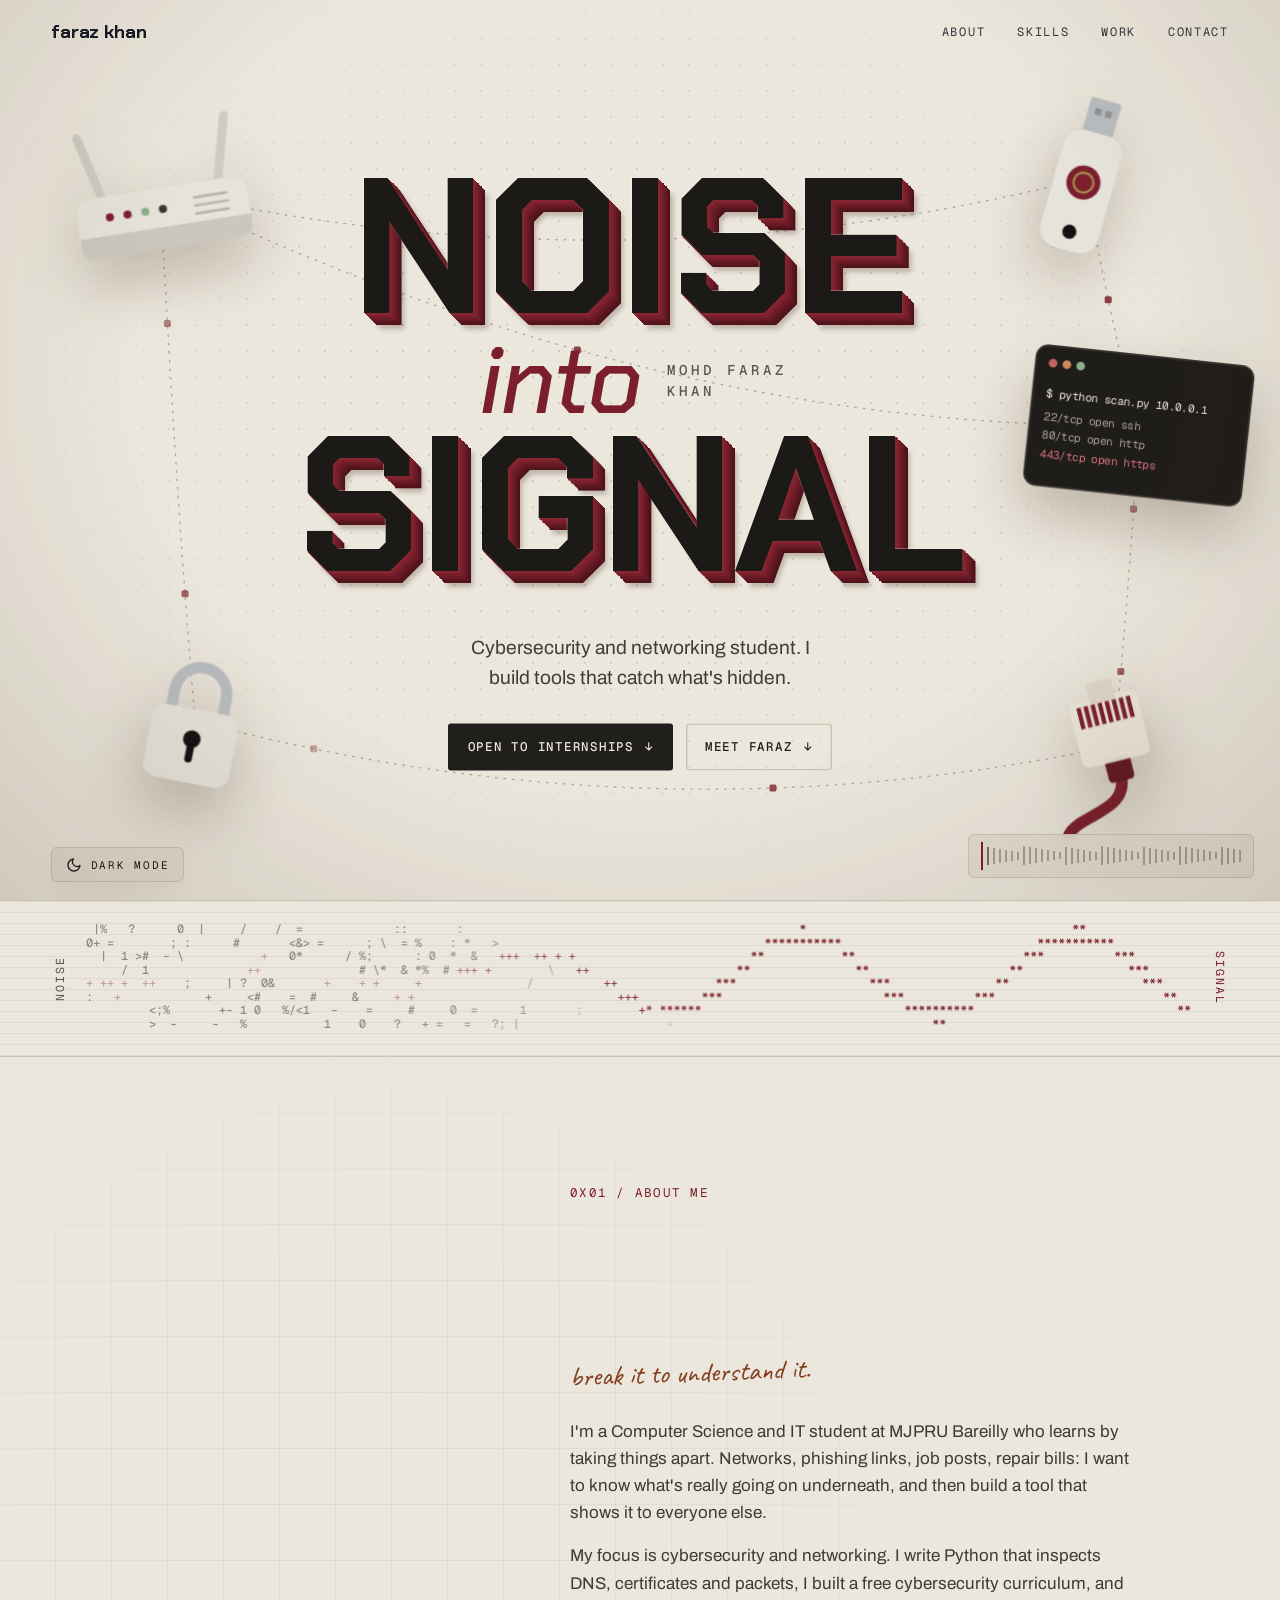
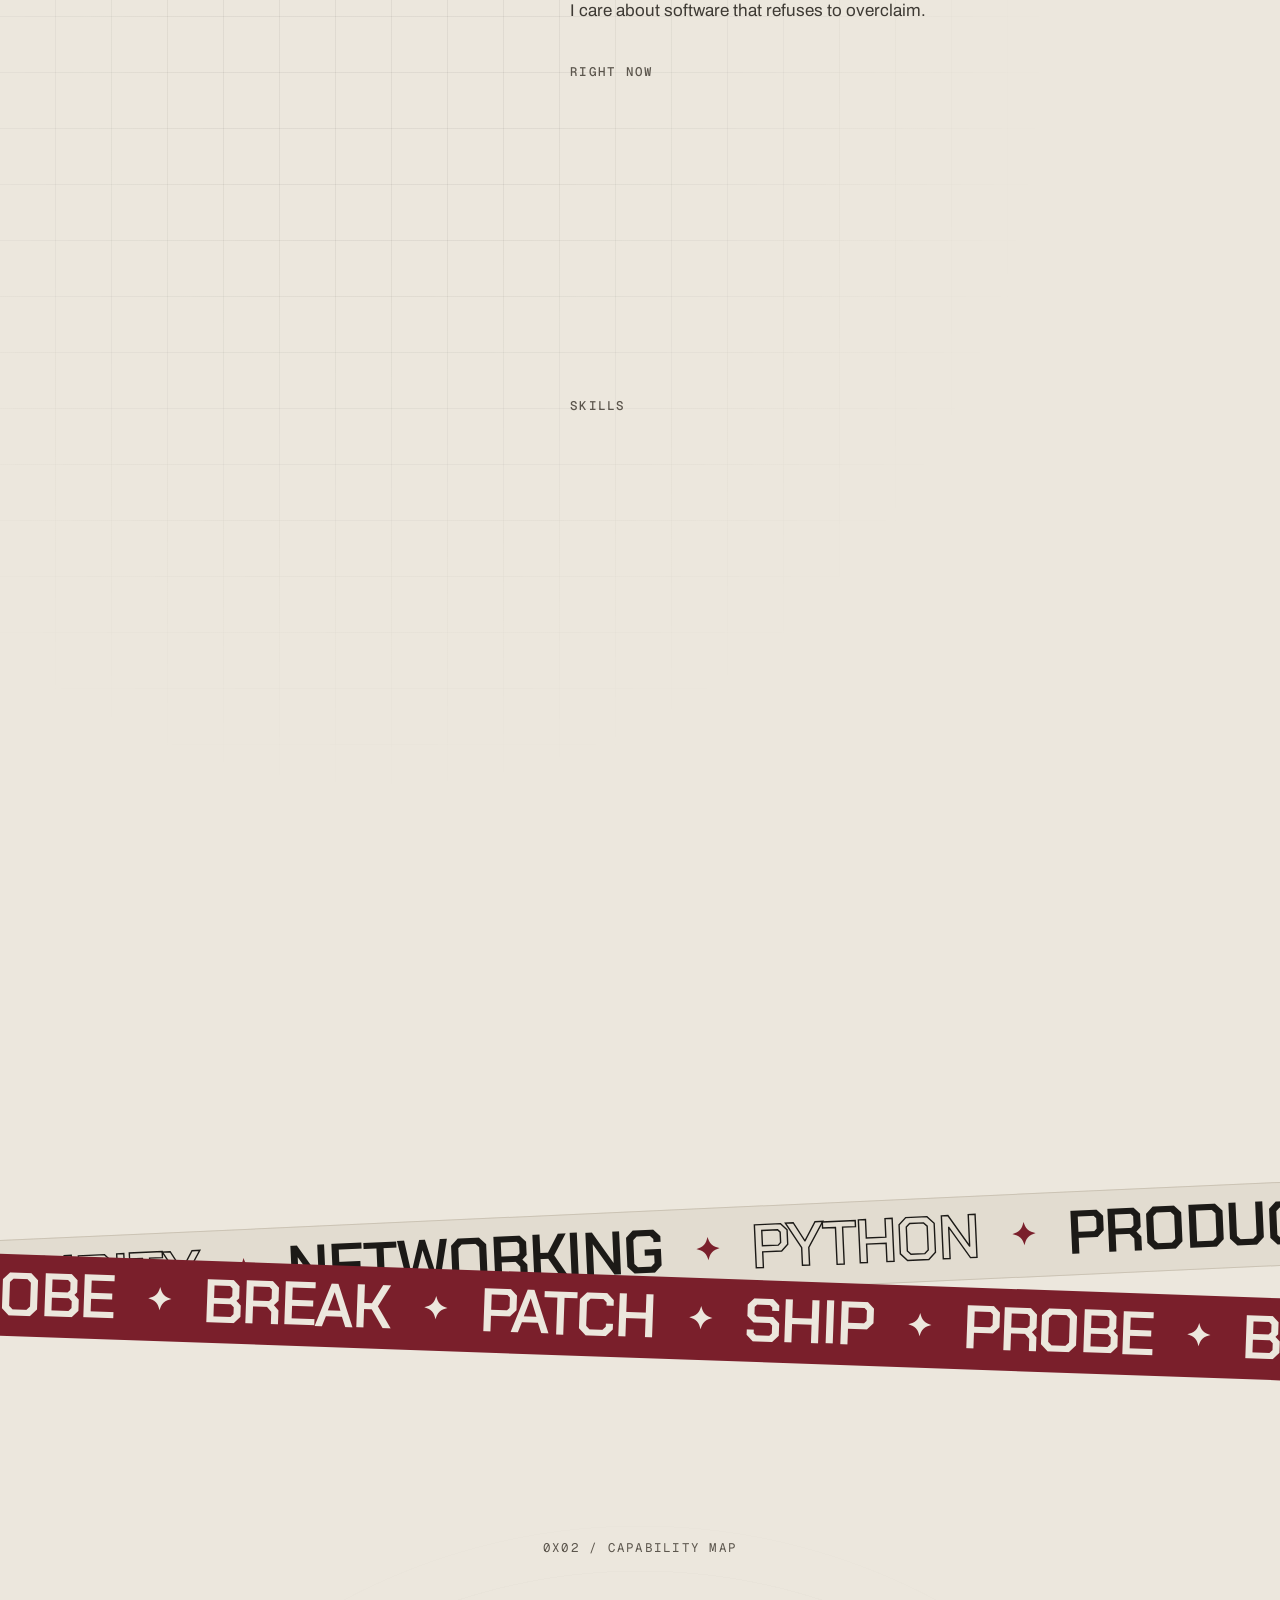
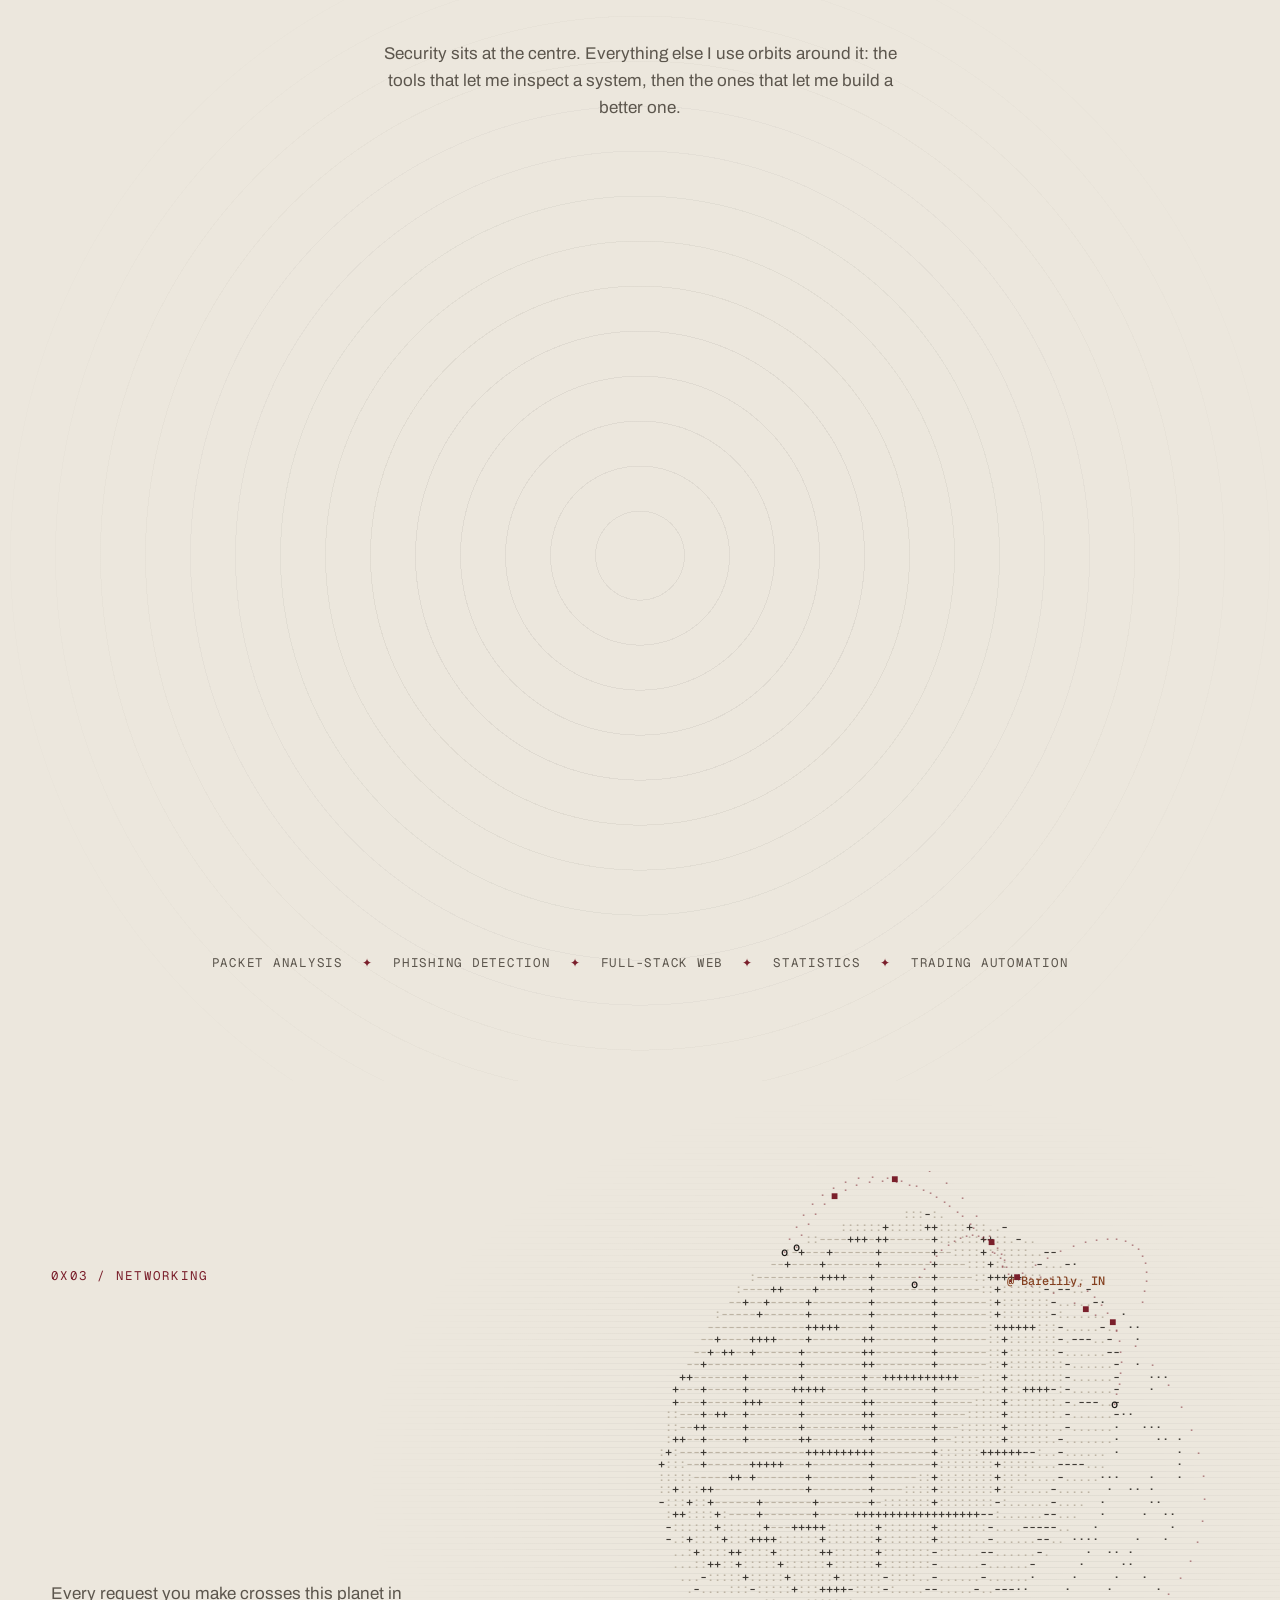
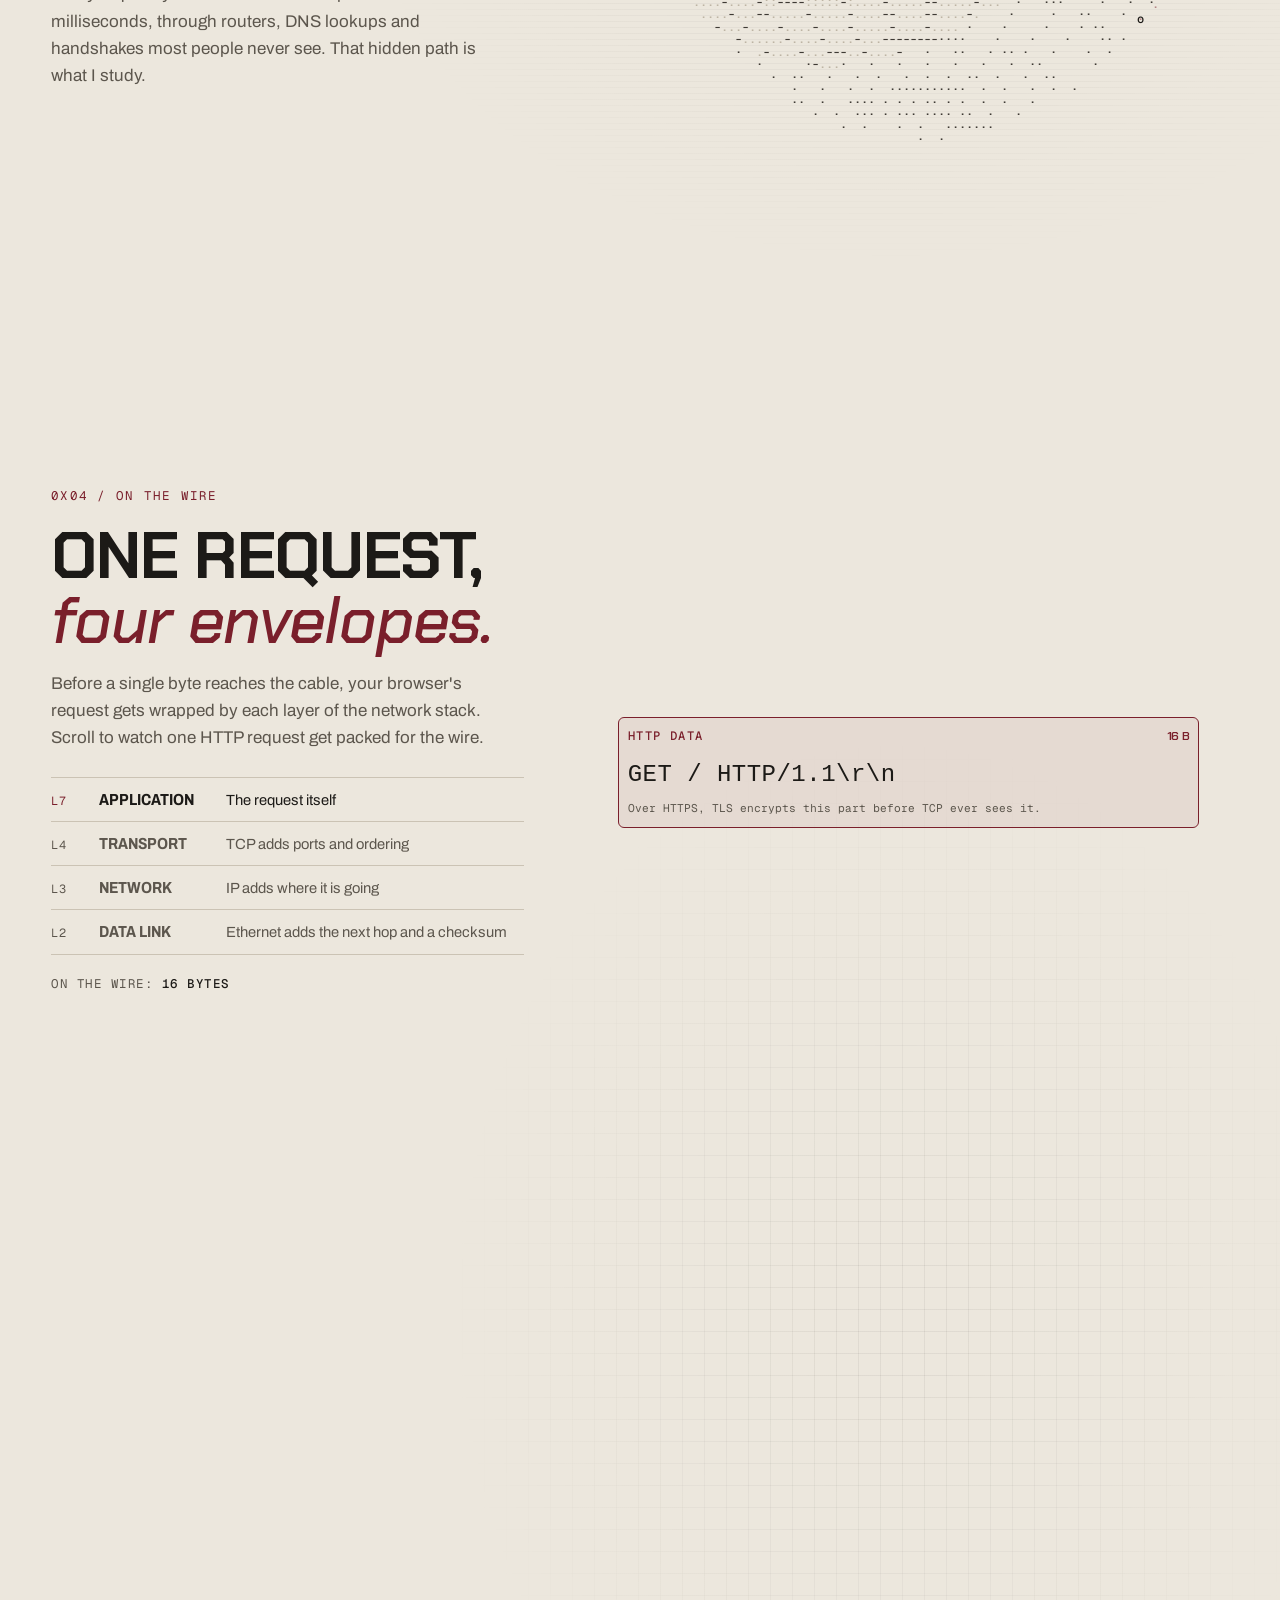
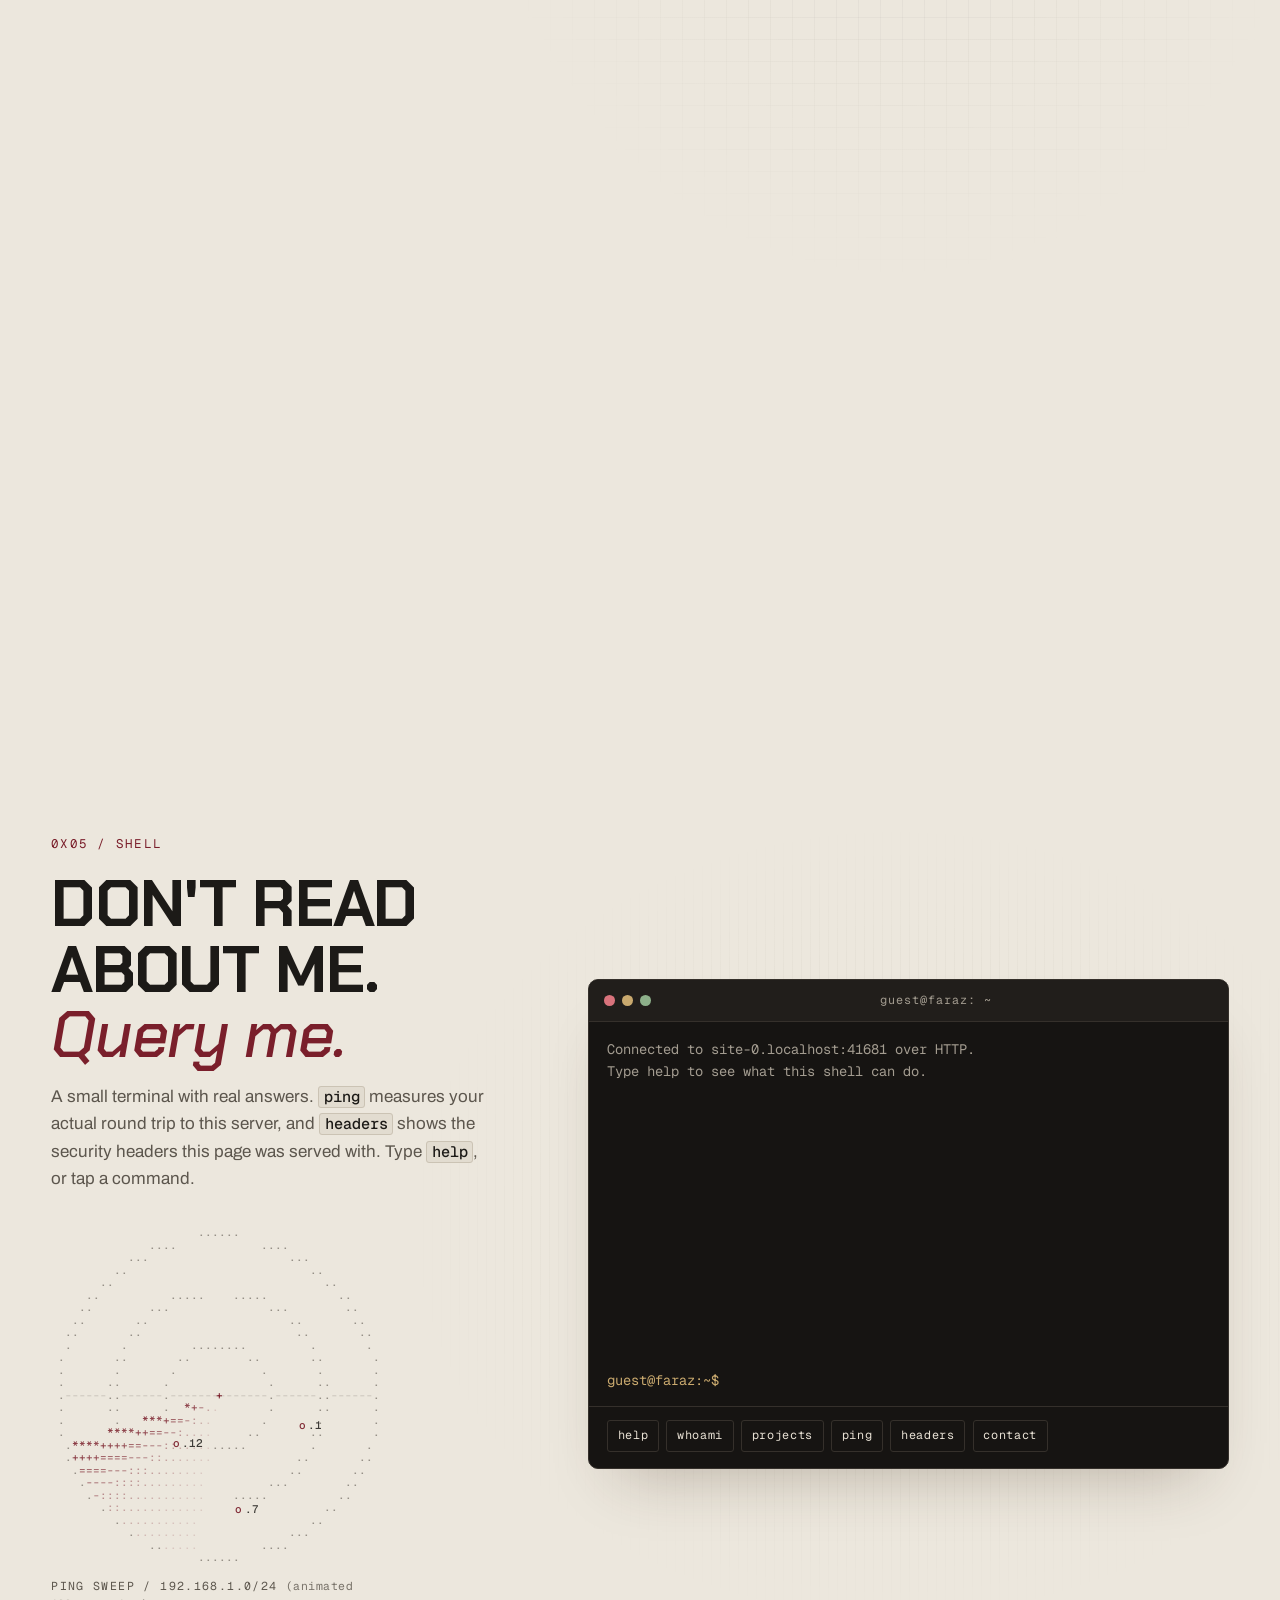
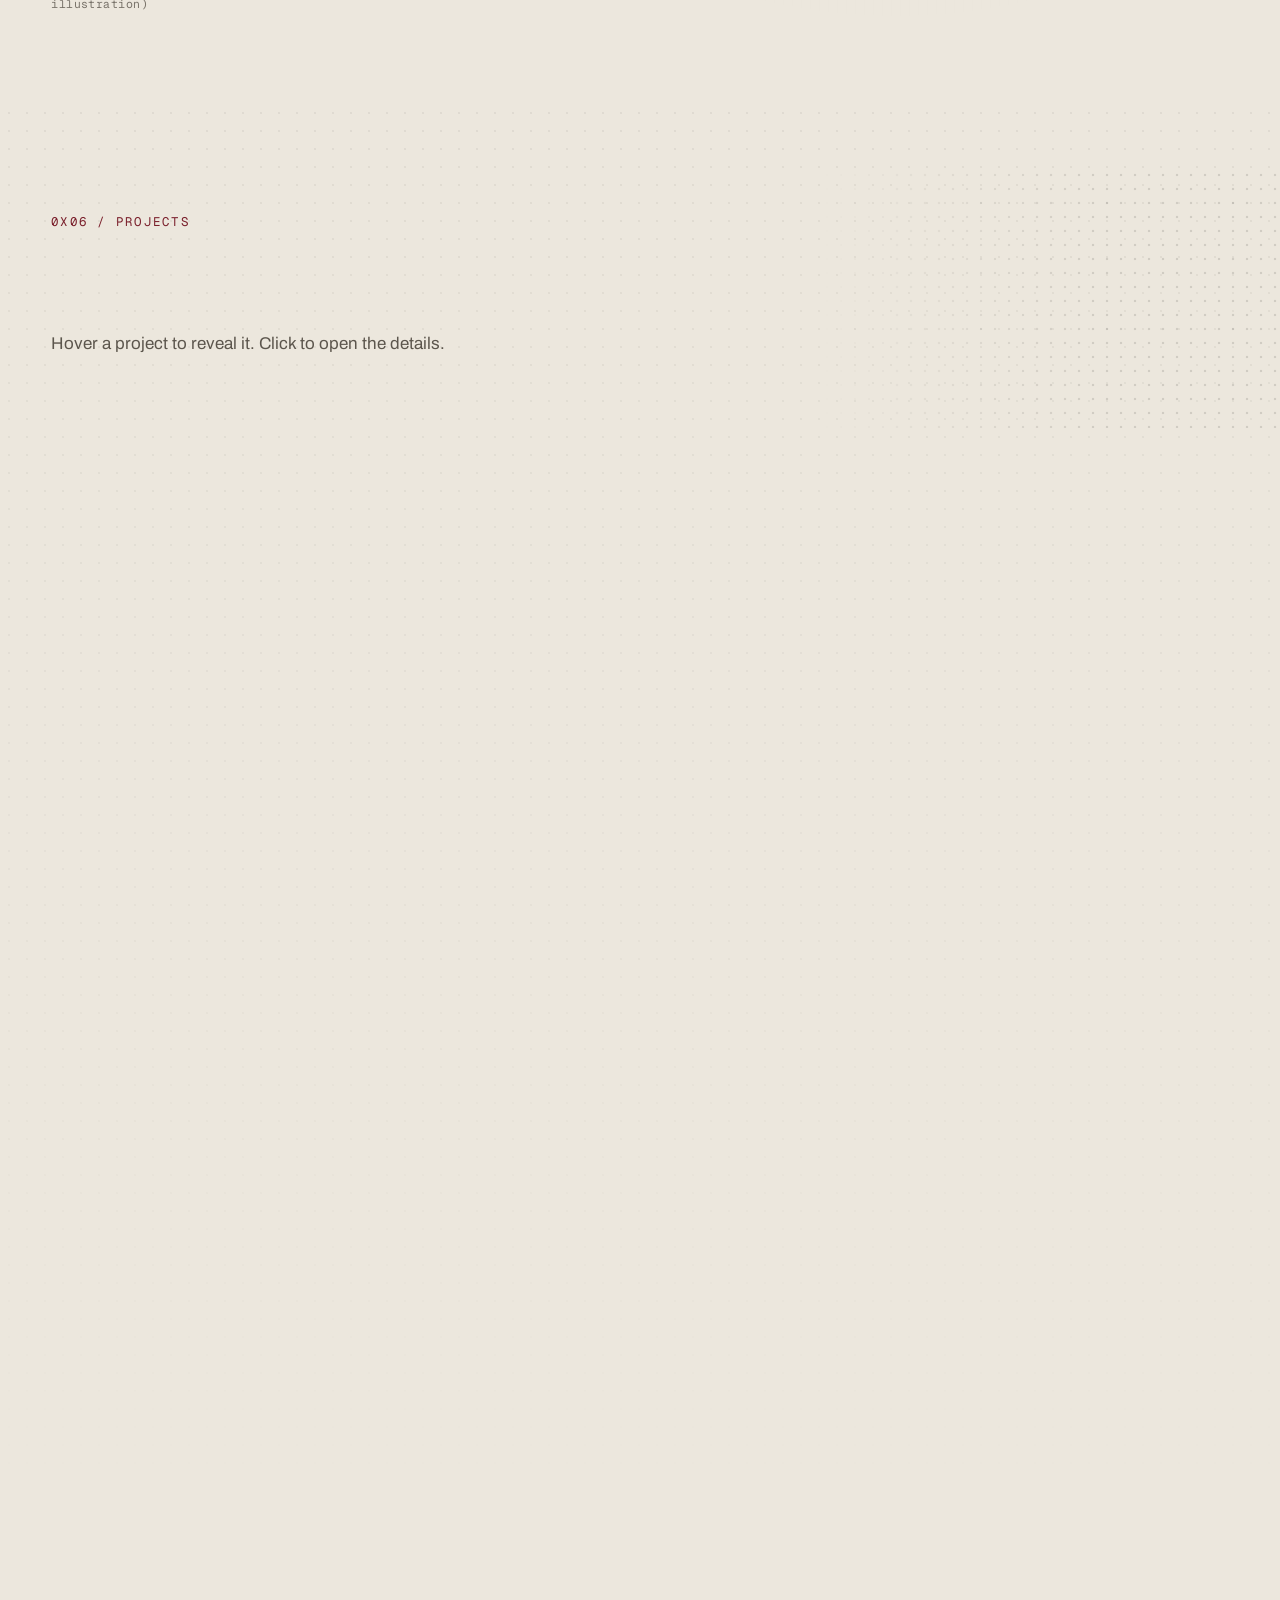
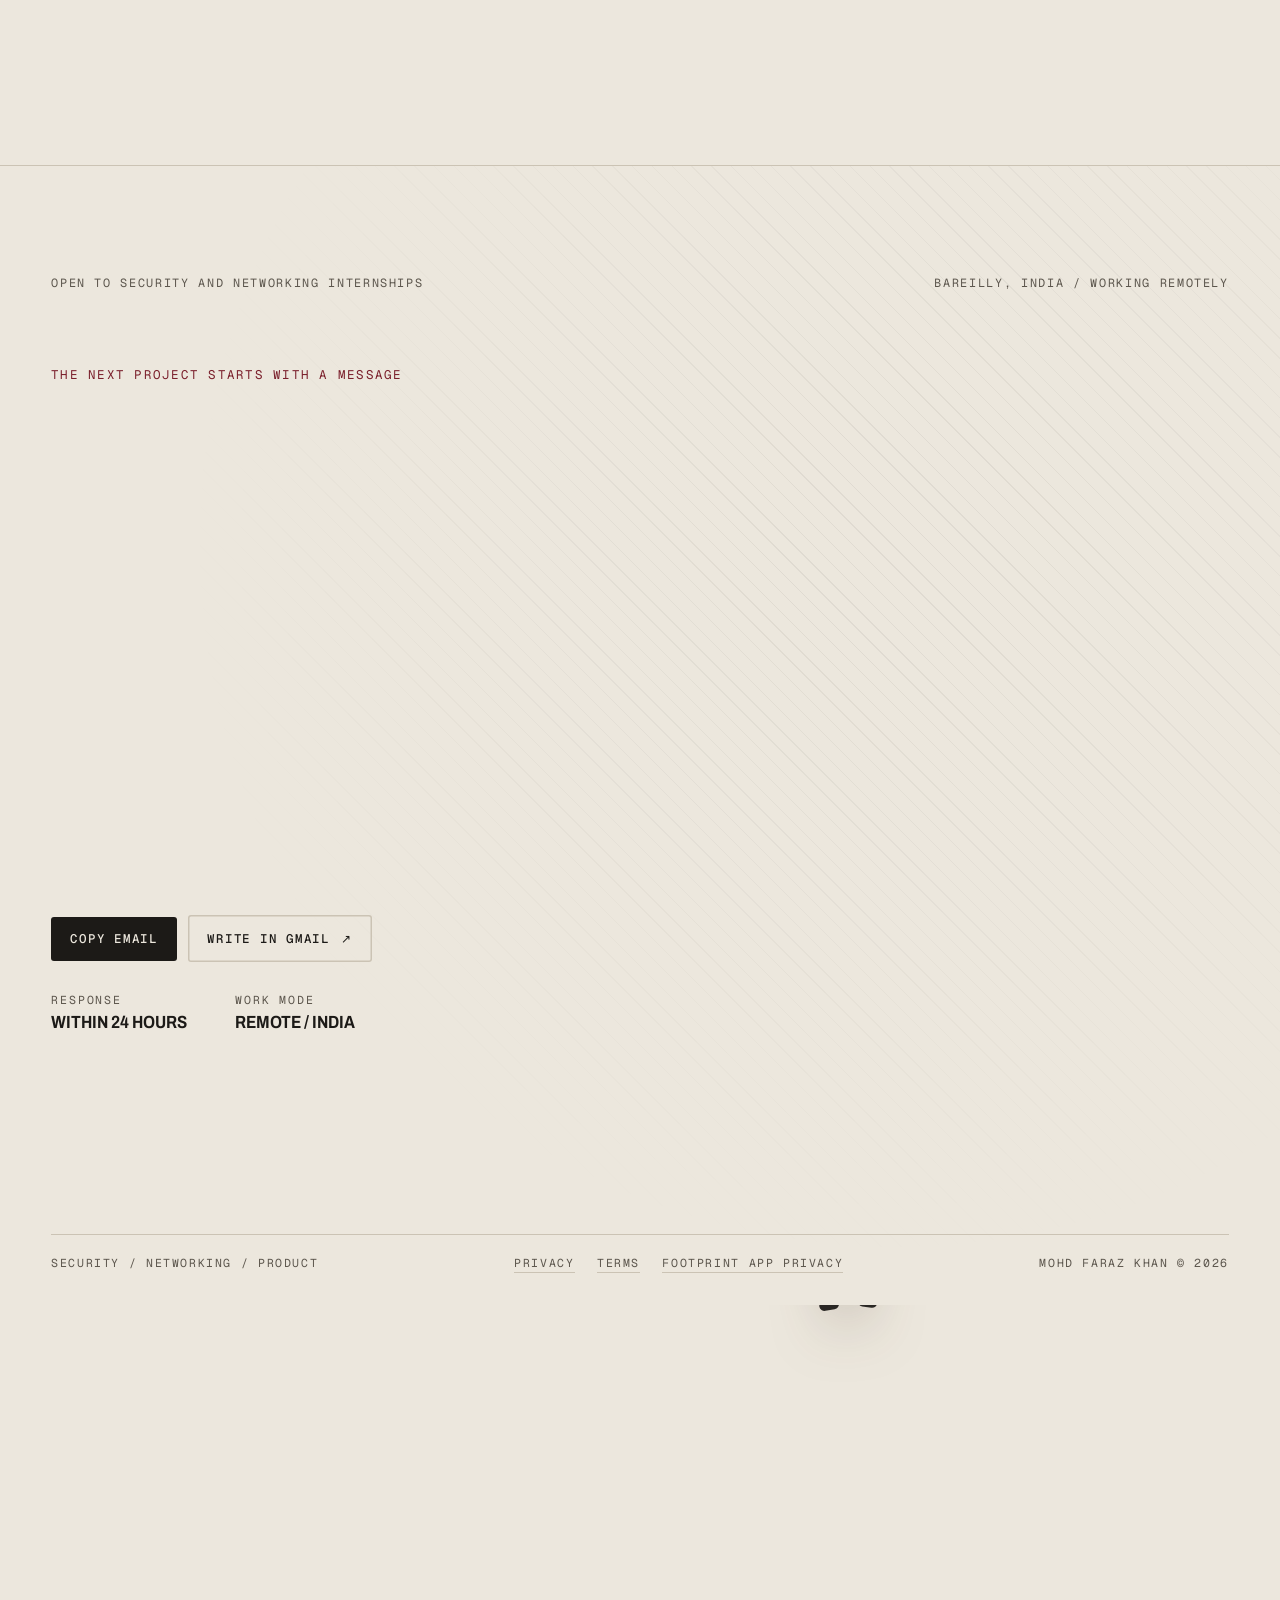
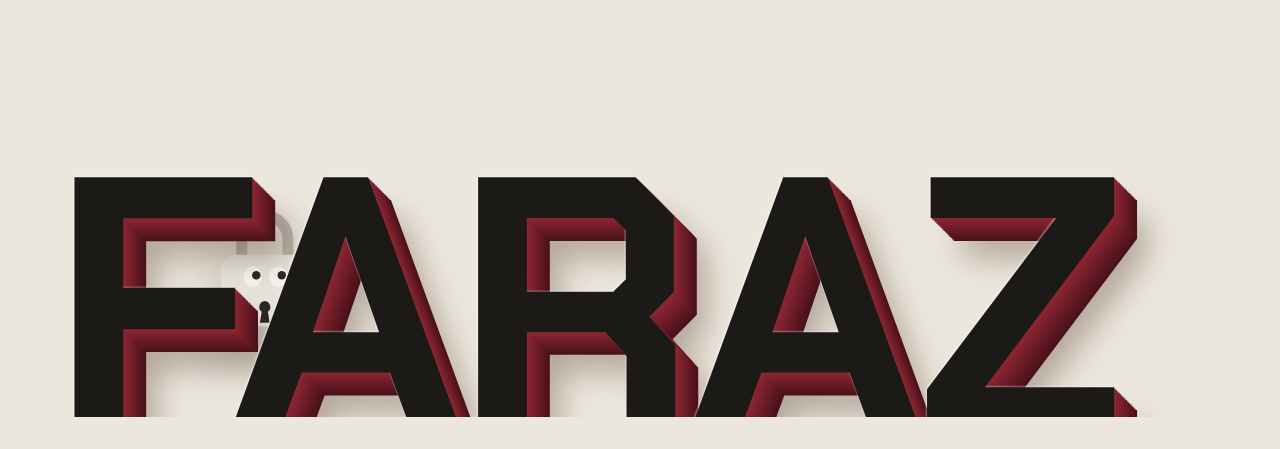
<file: index.html>
<!doctype html>
<html lang="en" data-theme="paper">
<head>
<meta charset="utf-8">
<meta name="viewport" content="width=device-width, initial-scale=1">
<meta http-equiv="Content-Security-Policy" content="default-src 'self'; script-src 'self'; style-src 'self'; font-src 'self'; img-src 'self' data:; connect-src 'self'; object-src 'none'; base-uri 'self'; form-action 'none'; upgrade-insecure-requests">
<meta name="referrer" content="strict-origin-when-cross-origin">
<title>Mohd Faraz Khan | Cybersecurity, networking and product builder</title>
<meta name="description" content="Mohd Faraz Khan is a CS student from India focused on cybersecurity and networking, building tools that catch what's hidden.">
<meta name="author" content="Mohd Faraz Khan">
<meta name="theme-color" content="#ECE7DD">
<link rel="canonical" href="https://mohdfarazkhan.pages.dev/">
<link rel="icon" type="image/svg+xml" href="favicon.svg">
<link rel="icon" type="image/png" sizes="192x192" href="icon-192.png">
<link rel="apple-touch-icon" href="apple-touch-icon.png">
<link rel="manifest" href="site.webmanifest">
<link rel="preload" href="fonts/archivo.woff2" as="font" type="font/woff2" crossorigin>
<link rel="preload" href="fonts/chakra-petch-700.woff2" as="font" type="font/woff2" crossorigin>

<meta property="og:type" content="website">
<meta property="og:site_name" content="Mohd Faraz Khan">
<meta property="og:title" content="Mohd Faraz Khan | Noise into signal">
<meta property="og:description" content="Cybersecurity and networking student from India. Builder of Scam Shield, Threshold, RejectionIntel and Career Edge.">
<meta property="og:url" content="https://mohdfarazkhan.pages.dev/">
<meta property="og:image" content="https://mohdfarazkhan.pages.dev/og-image.jpg">
<meta property="og:image:width" content="1200">
<meta property="og:image:height" content="630">
<meta property="og:image:alt" content="Noise into signal. Mohd Faraz Khan.">
<meta name="twitter:card" content="summary_large_image">
<meta name="twitter:title" content="Mohd Faraz Khan | Noise into signal">
<meta name="twitter:description" content="Cybersecurity and networking student from India.">
<meta name="twitter:image" content="https://mohdfarazkhan.pages.dev/og-image.jpg">
<link rel="stylesheet" href="styles.css">
<script src="theme.js"></script>
</head>
<body>

<header class="nav">
  <a class="brand" href="#top">faraz khan</a>
  <nav aria-label="Main">
    <a href="#about">About</a>
    <a href="#skills">Skills</a>
    <a href="#work">Work</a>
    <a href="#contact">Contact</a>
  </nav>
</header>

<main>
<!-- ============ HERO ============ -->
<section class="hero" id="top">
  <div class="objects" aria-hidden="true">
    <canvas class="mesh" id="mesh"></canvas>
    <!-- Router -->
    <div class="obj o-router"><svg viewBox="0 0 240 190">
      <rect x="44" y="8" width="11" height="96" rx="5.5" fill="#CFCBC2" transform="rotate(-14 50 100)"/>
      <rect x="185" y="8" width="11" height="96" rx="5.5" fill="#CFCBC2" transform="rotate(14 190 100)"/>
      <rect x="14" y="92" width="212" height="74" rx="18" fill="#E6E3DB"/>
      <rect x="14" y="140" width="212" height="26" rx="13" fill="#CBC7BE"/>
      <rect x="14" y="140" width="212" height="12" fill="#CBC7BE"/>
      <circle cx="54" cy="118" r="5" fill="#C9A96E"/><circle cx="76" cy="118" r="5" fill="#C9A96E"/><circle cx="98" cy="118" r="5" fill="#8DB08A"/><circle cx="120" cy="118" r="5" fill="#3A3632"/>
      <g stroke="#B5B1A8" stroke-width="3" stroke-linecap="round"><line x1="160" y1="110" x2="200" y2="110"/><line x1="160" y1="120" x2="200" y2="120"/><line x1="160" y1="130" x2="200" y2="130"/></g>
    </svg></div>
    <!-- Security key -->
    <div class="obj o-key"><svg viewBox="0 0 120 240">
      <rect x="38" y="6" width="44" height="54" rx="4" fill="#B9BCBF"/>
      <rect x="48" y="20" width="9" height="9" fill="#8E9194"/><rect x="63" y="20" width="9" height="9" fill="#8E9194"/>
      <rect x="18" y="54" width="84" height="170" rx="26" fill="#E6E3DB"/>
      <circle cx="60" cy="126" r="24" fill="#C9A96E"/><circle cx="60" cy="126" r="14" fill="none" stroke="#A88A52" stroke-width="3"/>
      <circle cx="60" cy="198" r="10" fill="#121110"/>
    </svg></div>
    <!-- Padlock -->
    <div class="obj o-lock"><svg viewBox="0 0 180 220">
      <path d="M48 100 V66 a42 42 0 0 1 84 0 V100" fill="none" stroke="#B9BCBF" stroke-width="18" stroke-linecap="round"/>
      <rect x="20" y="92" width="140" height="118" rx="22" fill="#E6E3DB"/>
      <circle cx="90" cy="140" r="14" fill="#121110"/><rect x="84" y="146" width="12" height="32" rx="6" fill="#121110"/>
    </svg></div>
    <!-- Ethernet plug -->
    <div class="obj o-eth"><svg viewBox="0 0 220 220">
      <path d="M110 150 C 110 205, 40 190, 20 215" fill="none" stroke="#C9A96E" stroke-width="16" stroke-linecap="round"/>
      <rect x="92" y="126" width="36" height="34" rx="6" fill="#A88A52"/>
      <rect x="62" y="40" width="96" height="92" rx="10" fill="#ECE6DA" opacity=".95"/>
      <rect x="92" y="18" width="36" height="30" rx="4" fill="#DED6C8"/>
      <g fill="#C9A96E"><rect x="72" y="48" width="6" height="30"/><rect x="82" y="48" width="6" height="30"/><rect x="92" y="48" width="6" height="30"/><rect x="102" y="48" width="6" height="30"/><rect x="112" y="48" width="6" height="30"/><rect x="122" y="48" width="6" height="30"/><rect x="132" y="48" width="6" height="30"/><rect x="142" y="48" width="6" height="30"/></g>
    </svg></div>
    <!-- Terminal -->
    <div class="obj o-term"><svg viewBox="0 0 260 170">
      <rect x="4" y="4" width="252" height="162" rx="14" fill="#1F1D1A" stroke="#3A3632" stroke-width="2"/>
      <circle cx="24" cy="24" r="5" fill="#C0625F"/><circle cx="40" cy="24" r="5" fill="#D0885A"/><circle cx="56" cy="24" r="5" fill="#8DB08A"/>
      <g font-family="Geist Mono, monospace" font-size="13">
        <text x="20" y="64" fill="#EEE7DA">$ python scan.py 10.0.0.1</text>
        <text x="20" y="90" fill="#A8A196">22/tcp   open   ssh</text>
        <text x="20" y="112" fill="#A8A196">80/tcp   open   http</text>
        <text x="20" y="134" fill="#C9A96E">443/tcp  open   https</text>
      </g>
    </svg></div>
  </div>

  <h1 class="hero-title" aria-label="Noise into signal. Mohd Faraz Khan.">
    <span class="ht ht-a" aria-hidden="true">Noise</span>
    <span class="ht-mid" aria-hidden="true"><em>into</em><span class="ht-name">Mohd Faraz Khan</span></span>
    <span class="ht ht-b" aria-hidden="true">Signal</span>
  </h1>
  <p class="hero-sub">Cybersecurity and networking student. I build tools that catch what's hidden.</p>
  <div class="hero-cta">
    <a class="btn" href="#contact">Open to internships <span aria-hidden="true">↓</span></a>
    <a class="btn btn-ghost" href="#about">Meet Faraz <span aria-hidden="true">↓</span></a>
  </div>
</section>

<!-- ============ SIGNAL BAND: noise resolving into a clean wave (ASCII, animated) ============ -->
<div class="signal-band" aria-hidden="true">
  <span class="sb-tag sb-l">noise</span>
  <canvas id="signal"></canvas>
  <span class="sb-tag sb-r">signal</span>
</div>

<!-- ============ ABOUT ============ -->
<section class="about" id="about">
  <div class="about-grid">
    <aside class="about-art">
      <svg class="lens" viewBox="0 0 320 320" aria-hidden="true">
        <circle cx="130" cy="130" r="104" fill="none" stroke="#EEE7DA" stroke-width="3"/>
        <circle cx="130" cy="130" r="92" fill="none" stroke="#3A3632" stroke-width="1.5" stroke-dasharray="4 6"/>
        <line x1="205" y1="205" x2="300" y2="300" stroke="#EEE7DA" stroke-width="16" stroke-linecap="round"/>
        <g font-family="Geist Mono, monospace" font-size="12">
          <rect x="62" y="96" width="44" height="26" fill="#8E9AA6"/><text x="70" y="113" fill="#121110">IP</text>
          <rect x="108" y="96" width="44" height="26" fill="#D0885A"/><text x="112" y="113" fill="#121110">TCP</text>
          <rect x="154" y="96" width="50" height="26" fill="#C9A96E"/><text x="160" y="113" fill="#121110">DATA</text>
          <text x="62" y="150" fill="#A8A196">src 10.0.0.4</text>
          <text x="62" y="168" fill="#A8A196">dst 142.250.x.x</text>
          <text x="62" y="186" fill="#C9A96E">flags SYN</text>
        </g>
      </svg>
      <blockquote>Every system is only as safe as the assumption nobody checked.</blockquote>
    </aside>

    <div class="about-main">
      <p class="label">0x01 / About me</p>
      <h2>Hello! I'm <em>Mohd Faraz Khan.</em></h2>
      <p class="script">break it to understand it.</p>
      <p>I'm a Computer Science and IT student at MJPRU Bareilly who learns by taking things apart. Networks, phishing links, job posts, repair bills: I want to know what's really going on underneath, and then build a tool that shows it to everyone else.</p>
      <p>My focus is cybersecurity and networking. I write Python that inspects DNS, certificates and packets, I built a free cybersecurity curriculum, and I care about software that refuses to overclaim.</p>

      <h3>Right now</h3>
      <ul class="timeline">
        <li><b>Study</b><span>B.Tech Computer Science and IT, Semester V</span><em>MJPRU Bareilly</em></li>
        <li><b>Focus</b><span>Network security, packet analysis, phishing and web threats</span><em>Python, scapy</em></li>
        <li><b>Build</b><span>Career Edge, RejectionIntel and Second Opinion</span><em>Independent</em></li>
      </ul>

      <h3>Skills</h3>
      <ul class="chips">
        <li>Python</li><li>scapy</li><li>dnspython</li><li>paramiko</li><li>TCP/IP</li><li>DNS</li><li>TLS</li><li>Flask</li><li>SQLAlchemy</li><li>Next.js</li><li>TypeScript</li><li>Postgres</li><li>Prisma</li><li>D3.js</li><li>pandas</li><li>Git</li>
      </ul>
    </div>
  </div>

  <div class="polaroids">
    <figure class="pol p1"><img src="photos/photo-1.jpg" alt="Faraz as a kid, smiling, in a faded family photo" width="600" height="750" loading="lazy"><figcaption>where the curiosity started</figcaption></figure>
    <figure class="pol p2"><img src="photos/photo-2.jpg" alt="Faraz at his desk, studying a terminal on his laptop" width="600" height="750" loading="lazy"><figcaption>one more packet, then sleep</figcaption></figure>
    <figure class="pol p3"><img src="photos/photo-3.jpg" alt="Faraz silhouetted against a misty mountain sunrise" width="600" height="750" loading="lazy"><figcaption>offline, briefly :)</figcaption></figure>
  </div>
</section>

<!-- ============ TAPES ============ -->
<section class="tapes" aria-label="Disciplines">
  <div class="tape tape-a"><div class="tape-track"><span>Security</span><i>✦</i><span>Networking</span><i>✦</i><span>Python</span><i>✦</i><span>Product</span><i>✦</i><span>Automation</span><i>✦</i><span>Security</span><i>✦</i><span>Networking</span><i>✦</i><span>Python</span><i>✦</i><span>Product</span><i>✦</i><span>Automation</span><i>✦</i></div></div>
  <div class="tape tape-b"><div class="tape-track"><span>Probe</span><i>✦</i><span>Break</span><i>✦</i><span>Patch</span><i>✦</i><span>Ship</span><i>✦</i><span>Probe</span><i>✦</i><span>Break</span><i>✦</i><span>Patch</span><i>✦</i><span>Ship</span><i>✦</i><span>Probe</span><i>✦</i><span>Break</span><i>✦</i><span>Patch</span><i>✦</i><span>Ship</span><i>✦</i></div></div>
</section>

<!-- ============ ORBIT ============ -->
<section class="orbit" id="skills">
  <div class="orbit-head">
    <p class="label">0x02 / Capability map</p>
    <h2>Skills <em>in orbit</em></h2>
    <p>Security sits at the centre. Everything else I use orbits around it: the tools that let me inspect a system, then the ones that let me build a better one.</p>
  </div>
  <div class="orbit-wrap" aria-label="Skills grouped in rings">
    <div class="ring r1" data-r="0.2"><span>Python</span><span>scapy</span><span>dnspython</span><span>paramiko</span></div>
    <div class="ring r2" data-r="0.34"><span>TCP/IP</span><span>DNS</span><span>TLS</span><span>WHOIS</span><span>requests</span><span>asyncio</span></div>
    <div class="ring r3" data-r="0.48"><span>Flask</span><span>Next.js</span><span>TypeScript</span><span>Postgres</span><span>Prisma</span><span>D3.js</span><span>SQLAlchemy</span><span>pandas</span><span>Freqtrade</span><span>Git</span></div>
    <div class="core"><b>FK</b><span>security first</span></div>
  </div>
  <p class="proof"><span>Packet analysis</span><i>✦</i><span>Phishing detection</span><i>✦</i><span>Full-stack web</span><i>✦</i><span>Statistics</span><i>✦</i><span>Trading automation</span></p>
</section>

<!-- ============ ASCII GLOBE ============ -->
<section class="globe-sec" aria-label="Networking">
  <div class="globe-copy">
    <p class="label">0x03 / Networking</p>
    <h2>Taking systems apart. <em>Building safer ones.</em></h2>
    <p>Every request you make crosses this planet in milliseconds, through routers, DNS lookups and handshakes most people never see. That hidden path is what I study.</p>
  </div>
  <div class="globe-box">
    <canvas id="globe" aria-label="Animated ASCII globe with packets travelling from Bareilly, India to cities worldwide" role="img"></canvas>
  </div>
</section>

<!-- ============ ON THE WIRE: one request, wrapped layer by layer ============ -->
<section class="encap" id="wire" aria-labelledby="wire-h">
  <div class="encap-stick">
    <div class="encap-copy">
      <p class="label">0x04 / On the wire</p>
      <h2 id="wire-h">One request, <em>four envelopes.</em></h2>
      <p>Before a single byte reaches the cable, your browser's request gets wrapped by each layer of the network stack. Scroll to watch one HTTP request get packed for the wire.</p>
      <ol class="osi">
        <li data-step="0"><span>L7</span><b>Application</b><i>The request itself</i></li>
        <li data-step="1"><span>L4</span><b>Transport</b><i>TCP adds ports and ordering</i></li>
        <li data-step="2"><span>L3</span><b>Network</b><i>IP adds where it is going</i></li>
        <li data-step="3"><span>L2</span><b>Data link</b><i>Ethernet adds the next hop and a checksum</i></li>
      </ol>
      <p class="encap-size">On the wire: <b id="encap-bytes">16 bytes</b></p>
    </div>
    <div class="frame" role="img" aria-label="Diagram: an HTTP request inside a TCP segment, inside an IP packet, inside an Ethernet frame. 74 bytes in total.">
      <div class="lyr l-eth" data-step="3">
        <div class="lh"><b>Ethernet frame</b><span>dst 02:42:ac:11:00:02</span><span>src 02:42:ac:11:00:07</span><span>type 0x0800</span><em>+14 B</em></div>
        <div class="lyr l-ip" data-step="2">
          <div class="lh"><b>IP packet</b><span>192.168.1.12 &#8594; 203.0.113.10</span><span>ttl 64</span><span>proto 6 tcp</span><em>+20 B</em></div>
          <div class="lyr l-tcp" data-step="1">
            <div class="lh"><b>TCP segment</b><span>port 51514 &#8594; 80</span><span>seq 1</span><span>flags PSH ACK</span><em>+20 B</em></div>
            <div class="lyr l-data" data-step="0">
              <div class="lh"><b>HTTP data</b><em>16 B</em></div>
              <code>GET / HTTP/1.1\r\n</code>
              <small>Over HTTPS, TLS encrypts this part before TCP ever sees it.</small>
            </div>
          </div>
        </div>
        <div class="fcs"><b>FCS</b><span>crc32 checksum</span><em>+4 B</em></div>
      </div>
    </div>
  </div>
</section>

<!-- ============ SHELL: a small terminal with real answers ============ -->
<section class="shell-sec" id="shell" aria-labelledby="shell-h">
  <div class="shell-copy">
    <p class="label">0x05 / Shell</p>
    <h2 id="shell-h">Don't read about me. <em>Query me.</em></h2>
    <p>A small terminal with real answers. <b>ping</b> measures your actual round trip to this server, and <b>headers</b> shows the security headers this page was served with. Type <b>help</b>, or tap a command.</p>    <figure class="radar" aria-hidden="true">
      <canvas id="radar"></canvas>
      <figcaption>ping sweep / 192.168.1.0/24 <span>(animated illustration)</span></figcaption>
    </figure>
  </div>
  <div class="term">
    <div class="term-bar" aria-hidden="true"><i></i><i></i><i></i><span>guest@faraz: ~</span></div>
    <div class="term-out" id="term-out" role="log" aria-live="polite" aria-label="Terminal output"></div>
    <div class="term-line">
      <label class="term-prompt" for="term-in">guest@faraz:~$</label>
      <input id="term-in" type="text" autocomplete="off" autocapitalize="off" spellcheck="false" enterkeyhint="send" maxlength="80">
    </div>
    <div class="term-chips" aria-label="Quick commands">
      <button type="button" data-cmd="help">help</button><button type="button" data-cmd="whoami">whoami</button><button type="button" data-cmd="projects">projects</button><button type="button" data-cmd="ping">ping</button><button type="button" data-cmd="headers">headers</button><button type="button" data-cmd="contact">contact</button>
    </div>
  </div>
</section>

<!-- ============ PROJECTS ============ -->
<section class="work" id="work">
  <div class="work-head">
    <p class="label">0x06 / Projects</p>
    <h2>Real problems, <em>looked at closely.</em></h2>
    <p>Hover a project to reveal it. Click to open the details.</p>
  </div>

  <div class="grid">
    <div class="proj wide" data-id="scam">
      <div class="cover"><span class="pnum">01</span><span class="pcat">Security / Python</span><span class="ptitle">Scam Shield</span><span class="phint">Hover to reveal / Click to open</span></div>
      <div class="reveal">
        <div class="viz v-scam">
          <div class="urlbar"><svg width="14" height="14" viewBox="0 0 24 24" fill="none" stroke-width="2.5" aria-hidden="true"><path d="M12 9v4M12 17h.01M10.3 3.9 1.8 18a2 2 0 0 0 1.7 3h17a2 2 0 0 0 1.7-3L13.7 3.9a2 2 0 0 0-3.4 0z"/></svg>https://paypa1-secure-login.co/verify</div>
          <div class="gauge-wrap">
            <svg viewBox="0 0 300 170" aria-hidden="true"><path d="M30 155 A120 120 0 0 1 270 155" fill="none" stroke="#2E2B27" stroke-width="16" stroke-linecap="round"/><path class="gauge-arc" d="M30 155 A120 120 0 0 1 270 155" fill="none" stroke="#D0885A" stroke-width="16" stroke-linecap="round" stroke-dasharray="377" stroke-dashoffset="49"/></svg>
            <div class="gauge-num"><b class="gauge-val">87</b><span>High risk</span></div>
          </div>
          <ul class="checks"><li>Domain registered 6 days ago</li><li>Redirects 3 times before landing</li><li>One character away from paypal.com</li></ul>
        </div>
      </div>
      <button class="open" data-open="scam">Open Scam Shield details</button>
    </div>

    <div class="proj" data-id="lab">
      <div class="cover"><span class="pnum">02</span><span class="pcat">Security / Tools</span><span class="ptitle">Security Lab</span><span class="phint">Hover to reveal / Click to open</span></div>
      <div class="reveal">
        <div class="viz v-lab">
          <p><span class="pr">$</span> python port_scanner.py</p>
          <p><span class="pr">$</span> python ioc_extract.py report.txt</p>
          <p><span class="pr">$</span> python domain_risk.py suspect.co</p>
          <p><span class="pr">$</span> python bruteforce_alert.py</p>
          <p class="out">[!] 14 failed logins from 203.0.113.9</p>
          <p class="out ok">[+] alert sent</p>
        </div>
      </div>
      <button class="open" data-open="lab">Open Security Lab details</button>
    </div>

    <div class="proj" data-id="thr" data-shot="projects/threshold.webp" data-url="Threshold / cybersecurity roadmap">
      <div class="cover"><span class="pnum">03</span><span class="pcat">Education / Security</span><span class="ptitle">Threshold</span><span class="phint">Hover to reveal / Click to open</span></div>
      <div class="reveal">
        <div class="viz v-levels">
          <div class="lvl"><span>Level 0</span><div class="dots"><i></i><i></i><i></i><i></i><i></i></div></div>
          <div class="lvl"><span>Level 1</span><div class="dots"><i></i><i></i><i></i><i></i><i></i><i></i><i></i></div></div>
          <div class="lvl"><span>Level 2</span><div class="dots"><i></i><i></i><i></i><i></i><i></i><i></i><i></i><i></i></div></div>
          <div class="lvl"><span>Level 3</span><div class="dots"><i></i><i></i><i></i><i></i><i></i><i></i><i></i></div></div>
          <div class="lvl"><span>Level 4</span><div class="dots"><i></i><i></i><i></i><i></i><i></i><i></i></div></div>
          <div class="lvl"><span>Level 5</span><div class="dots"><i></i><i></i><i></i><i></i><i></i><i></i></div></div>
        </div>
      </div>
      <button class="open" data-open="thr">Open Threshold details</button>
    </div>

    <div class="proj" data-id="rej" data-shot="projects/rejectionintel.webp" data-url="RejectionIntel / job search analytics">
      <div class="cover"><span class="pnum">04</span><span class="pcat">Analytics / Statistics</span><span class="ptitle">Rejection&shy;Intel</span><span class="phint">Hover to reveal / Click to open</span></div>
      <div class="reveal">
        <div class="viz v-funnel">
          <div class="frow"><span>Applied</span><i></i><b>64</b></div>
          <div class="frow"><span>Replied</span><i></i><b>11</b></div>
          <div class="frow"><span>Interview</span><i></i><b>4</b></div>
          <div class="frow"><span>Offer</span><i></i><b>1</b></div>
          <p class="verdict"><em>Weak signal</em>Reply rate 17%, but the true rate could be 10% to 28%. Keep applying.</p>
        </div>
      </div>
      <button class="open" data-open="rej">Open RejectionIntel details</button>
    </div>

    <div class="proj" data-id="ce" data-shot="projects/careeredge.webp" data-url="CareerEdge / what the market actually pays">
      <div class="cover"><span class="pnum">05</span><span class="pcat">Careers / India</span><span class="ptitle">Career Edge</span><span class="phint">Hover to reveal / Click to open</span></div>
      <div class="reveal">
        <div class="viz v-jd">
          <p class="jd">We need a <mark class="bad">rockstar</mark> who can <mark class="bad">wear many hats</mark> in our <mark class="bad">family-like</mark> team. <mark class="good">₹8 to 12 LPA.</mark> <mark class="good">Hybrid.</mark></p>
          <div class="jd-sum"><span class="r">3 red flags</span><span class="g">2 green flags</span></div>
        </div>
      </div>
      <button class="open" data-open="ce">Open Career Edge details</button>
    </div>

    <div class="proj" data-id="djs" data-shot="projects/dreamjobsure.webp" data-url="dreamjobsure.com">
      <div class="cover"><span class="pnum">06</span><span class="pcat">Careers / Global</span><span class="ptitle">Dream Job Sure</span><span class="phint">Hover to reveal / Click to open</span></div>
      <div class="reveal">
        <div class="viz v-pay">
          <p class="cap pay-mode">adjusted for cost of living</p>
          <div class="bars"><div class="bar" data-a="72%" data-n="88%"><i></i><span>UAE</span></div><div class="bar" data-a="64%" data-n="22%"><i></i><span>India</span></div><div class="bar" data-a="58%" data-n="76%"><i></i><span>UK</span></div><div class="bar" data-a="80%" data-n="100%"><i></i><span>US</span></div></div>
        </div>
      </div>
      <button class="open" data-open="djs">Open Dream Job Sure details</button>
    </div>

    <div class="proj" data-id="so">
      <div class="cover"><span class="pnum">07</span><span class="pcat">Consumer / Mobile</span><span class="ptitle">Second Opinion</span><span class="phint">Hover to reveal / Click to open</span></div>
      <div class="reveal">
        <div class="viz v-bill">
          <div class="receipt">
            <div class="row"><span>Brake pads</span><span>₹3,200</span></div>
            <div class="row"><span>Labour</span><span>₹1,800</span></div>
            <div class="row flag"><span>Fluid flush</span><span>₹2,900</span><i class="strike"></i></div>
            <div class="row"><span>Service</span><span>₹650</span></div>
          </div>
          <p class="note"><b>Looks high.</b> Ask for a breakdown.</p>
        </div>
      </div>
      <button class="open" data-open="so">Open Second Opinion details</button>
    </div>

    <div class="proj" data-id="tr" data-shot="projects/trading.webp" data-url="freqUI / live trading dashboard">
      <div class="cover"><span class="pnum">08</span><span class="pcat">Automation / Markets</span><span class="ptitle">Trading Systems</span><span class="phint">Hover to reveal / Click to open</span></div>
      <div class="reveal">
        <div class="viz v-trade">
          <svg class="chart" viewBox="0 0 420 240" aria-hidden="true"><g class="candles"></g><path class="ema ema-fast" fill="none" stroke="#C9A96E" stroke-width="2.5" stroke-linecap="round"/><path class="ema ema-slow" fill="none" stroke="#D0885A" stroke-width="2.5" stroke-linecap="round"/></svg>
          <div class="legend"><span><i class="k-fast"></i>EMA 9</span><span><i class="k-slow"></i>EMA 21</span></div>
        </div>
      </div>
      <button class="open" data-open="tr">Open Trading Systems details</button>
    </div>
  </div>
</section>

<dialog class="modal" id="modal" aria-labelledby="m-title">
  <button class="m-close" data-close>Close <span aria-hidden="true">✕</span></button>
  <figure class="m-shot" id="m-shot" hidden><img id="m-shot-img" alt="" decoding="async"></figure>
  <p class="m-cat" id="m-cat"></p>
  <h3 id="m-title"></h3>
  <p class="m-one" id="m-one"></p>
  <p class="m-desc" id="m-desc"></p>
  <ul class="m-points" id="m-points"></ul>
  <p class="m-stack" id="m-stack"></p>
  <a class="m-link" id="m-link" href="#" target="_blank" rel="noopener noreferrer"></a>
</dialog>
</main>

<!-- ============ CONTACT ============ -->
<footer class="contact" id="contact">
  <div class="c-top"><span>Open to security and networking internships</span><span>Bareilly, India / working remotely</span></div>
  <p class="c-kicker">The next project starts with a message</p>
  <h2>Let's build something <em>secure.</em></h2>
  <ol class="steps">
    <li><span>01 / Probe</span><b>Find the real problem</b></li>
    <li><span>02 / Build</span><b>Make it work, then make it safe</b></li>
    <li><span>03 / Ship</span><b>Put it in real hands</b></li>
  </ol>
  <a class="mailbox" href="mailto:khan.faraz.fk.2424@gmail.com?subject=Internship%20/%20project%20enquiry&amp;body=Hi%20Faraz%2C%0A%0AI%20came%20across%20your%20portfolio%20and%20would%20like%20to%20talk%20about%3A%0A%0ARole%20or%20project%3A%0ATeam%20/%20company%3A%0ATimeline%3A%0ABest%20way%20to%20reach%20me%3A%0A%0AThanks%2C%0A">
    <span class="mb-label">Start a conversation</span>
    <span class="mb-mail">khan.faraz.fk.2424@<wbr>gmail.com</span>
    <span class="mb-arrow" aria-hidden="true">↗</span>
  </a>
  <div class="mb-actions">
    <button class="btn" type="button" id="copy-email" data-email="khan.faraz.fk.2424@gmail.com">Copy email</button>
    <a class="btn btn-ghost" href="https://mail.google.com/mail/?view=cm&amp;fs=1&amp;to=khan.faraz.fk.2424@gmail.com&amp;su=Internship%20/%20project%20enquiry&amp;body=Hi%20Faraz%2C%0A%0AI%20came%20across%20your%20portfolio%20and%20would%20like%20to%20talk%20about%3A%0A%0ARole%20or%20project%3A%0ATeam%20/%20company%3A%0ATimeline%3A%0ABest%20way%20to%20reach%20me%3A%0A%0AThanks%2C%0A" target="_blank" rel="noopener noreferrer">Write in Gmail <span aria-hidden="true">↗</span></a>
    <span class="mb-status" id="copy-status" role="status" aria-live="polite"></span>
  </div>
  <div class="c-meta"><div><span>Response</span><b>Within 24 hours</b></div><div><span>Work mode</span><b>Remote / India</b></div></div>
  <ul class="links">
    <li><a href="https://github.com/Faraz-khan04" target="_blank" rel="noopener noreferrer"><span>01</span>GitHub<i aria-hidden="true">↗</i></a></li>
    <li><a href="https://www.linkedin.com/in/mohd-faraz-khan-793a76340" target="_blank" rel="noopener noreferrer"><span>02</span>LinkedIn<i aria-hidden="true">↗</i></a></li>
    <li><a href="https://tryhackme.com/p/khan.faraz.fk.24" target="_blank" rel="noopener noreferrer"><span>03</span>TryHackMe<i aria-hidden="true">↗</i></a></li>
    <li><a href="mailto:khan.faraz.fk.2424@gmail.com?subject=Internship%20/%20project%20enquiry&amp;body=Hi%20Faraz%2C%0A%0AI%20came%20across%20your%20portfolio%20and%20would%20like%20to%20talk%20about%3A%0A%0ARole%20or%20project%3A%0ATeam%20/%20company%3A%0ATimeline%3A%0ABest%20way%20to%20reach%20me%3A%0A%0AThanks%2C%0A"><span>04</span>Email<i aria-hidden="true">↗</i></a></li>
  </ul>
  <div class="foot"><span>Security / Networking / Product</span><span class="legal-links"><a href="privacy.html">Privacy</a><a href="terms.html">Terms</a><a href="footprint/privacy.html">Footprint app privacy</a></span><span>Mohd Faraz Khan © 2026</span></div>

  <!-- Finale: original characters. Probe the bot drops in on an ethernet cable, Lock peeks over the name. -->
  <div class="finale" aria-hidden="true">
    <div class="fin-bot">
      <svg class="bot-svg" viewBox="0 0 200 330">
        <path class="c-cable" d="M100 -400 V70"/>
        <rect class="c-mid" x="86" y="58" width="28" height="30" rx="4"/>
        <g class="c-gold-s" stroke-width="2.5"><line x1="93" y1="80" x2="93" y2="87"/><line x1="100" y1="80" x2="100" y2="87"/><line x1="107" y1="80" x2="107" y2="87"/></g>
        <g class="c-limb" stroke-width="11" stroke-linecap="round" fill="none"><path d="M60 110 Q66 88 92 90"/><path d="M140 110 Q134 88 108 90"/></g>
        <circle class="c-body" cx="92" cy="90" r="8"/><circle class="c-body" cx="108" cy="90" r="8"/>
        <rect class="c-body" x="38" y="102" width="124" height="94" rx="24"/>
        <rect class="c-screen" x="54" y="117" width="92" height="62" rx="13"/>
        <g class="bot-eyes"><rect class="c-gold" x="74" y="134" width="13" height="18" rx="6.5"/><rect class="c-gold" x="113" y="134" width="13" height="18" rx="6.5"/></g>
        <path class="c-gold-s" d="M88 162 Q100 170 112 162" stroke-width="3.5" stroke-linecap="round" fill="none"/>
        <circle class="c-green" cx="46" cy="150" r="4"/><circle class="c-gold" cx="154" cy="150" r="4"/>
        <rect class="c-mid" x="70" y="192" width="60" height="58" rx="14"/>
        <g class="c-line-s" stroke-width="3" stroke-linecap="round"><line x1="84" y1="210" x2="116" y2="210"/><line x1="84" y1="220" x2="116" y2="220"/><line x1="84" y1="230" x2="104" y2="230"/></g>
        <g class="c-limb" stroke-width="11" stroke-linecap="round" fill="none"><path d="M88 248 Q84 272 78 292"/><path d="M112 248 Q118 270 124 288"/></g>
        <rect class="c-dark" x="64" y="288" width="26" height="14" rx="7" transform="rotate(-10 77 295)"/>
        <rect class="c-dark" x="114" y="284" width="26" height="14" rx="7" transform="rotate(8 127 291)"/>
      </svg>
      <span class="bubble b-ping">ping</span>
    </div>
    <div class="fin-word">
      <div class="fin-lock">
        <svg viewBox="0 0 200 210">
          <path class="c-shackle" d="M62 104 V66 a38 38 0 0 1 76 0 V104" fill="none" stroke-width="18"/>
          <rect class="c-body" x="28" y="92" width="144" height="118" rx="24"/>
          <g class="lock-eyes"><ellipse class="c-white" cx="80" cy="128" rx="15" ry="17"/><ellipse class="c-white" cx="122" cy="128" rx="15" ry="17"/>
          <circle class="c-dark" cx="86" cy="126" r="7"/><circle class="c-dark" cx="128" cy="126" r="7"/></g>
          <path class="c-dark" d="M100 168 a10 10 0 0 1 5 18 l3 18 h-16 l3 -18 a10 10 0 0 1 5 -18z"/>
        </svg>
        <span class="bubble b-pong">pong</span>
      </div>
      <span class="fin-name">Faraz</span>
    </div>
  </div>
</footer>


<button class="themer" id="themer" type="button" aria-pressed="false">
  <svg class="i-moon" viewBox="0 0 24 24" fill="none" stroke="currentColor" stroke-width="2" stroke-linecap="round" stroke-linejoin="round" aria-hidden="true"><path d="M21 12.8A9 9 0 1 1 11.2 3a7 7 0 0 0 9.8 9.8z"/></svg>
  <svg class="i-sun" viewBox="0 0 24 24" fill="none" stroke="currentColor" stroke-width="2" stroke-linecap="round" aria-hidden="true"><circle cx="12" cy="12" r="4.5"/><path d="M12 2v2M12 20v2M4.9 4.9l1.4 1.4M17.7 17.7l1.4 1.4M2 12h2M20 12h2M4.9 19.1l1.4-1.4M17.7 6.3l1.4-1.4"/></svg>
  <span class="t-label">Dark mode</span>
</button>

<script defer src="vendor/gsap.min.js"></script>
<script defer src="vendor/ScrollTrigger.min.js"></script>
<script defer src="vendor/lenis.min.js"></script>
<script defer src="main.js"></script>
<div class="scan" id="scan" aria-hidden="true"></div>
</body>
</html>
</file>
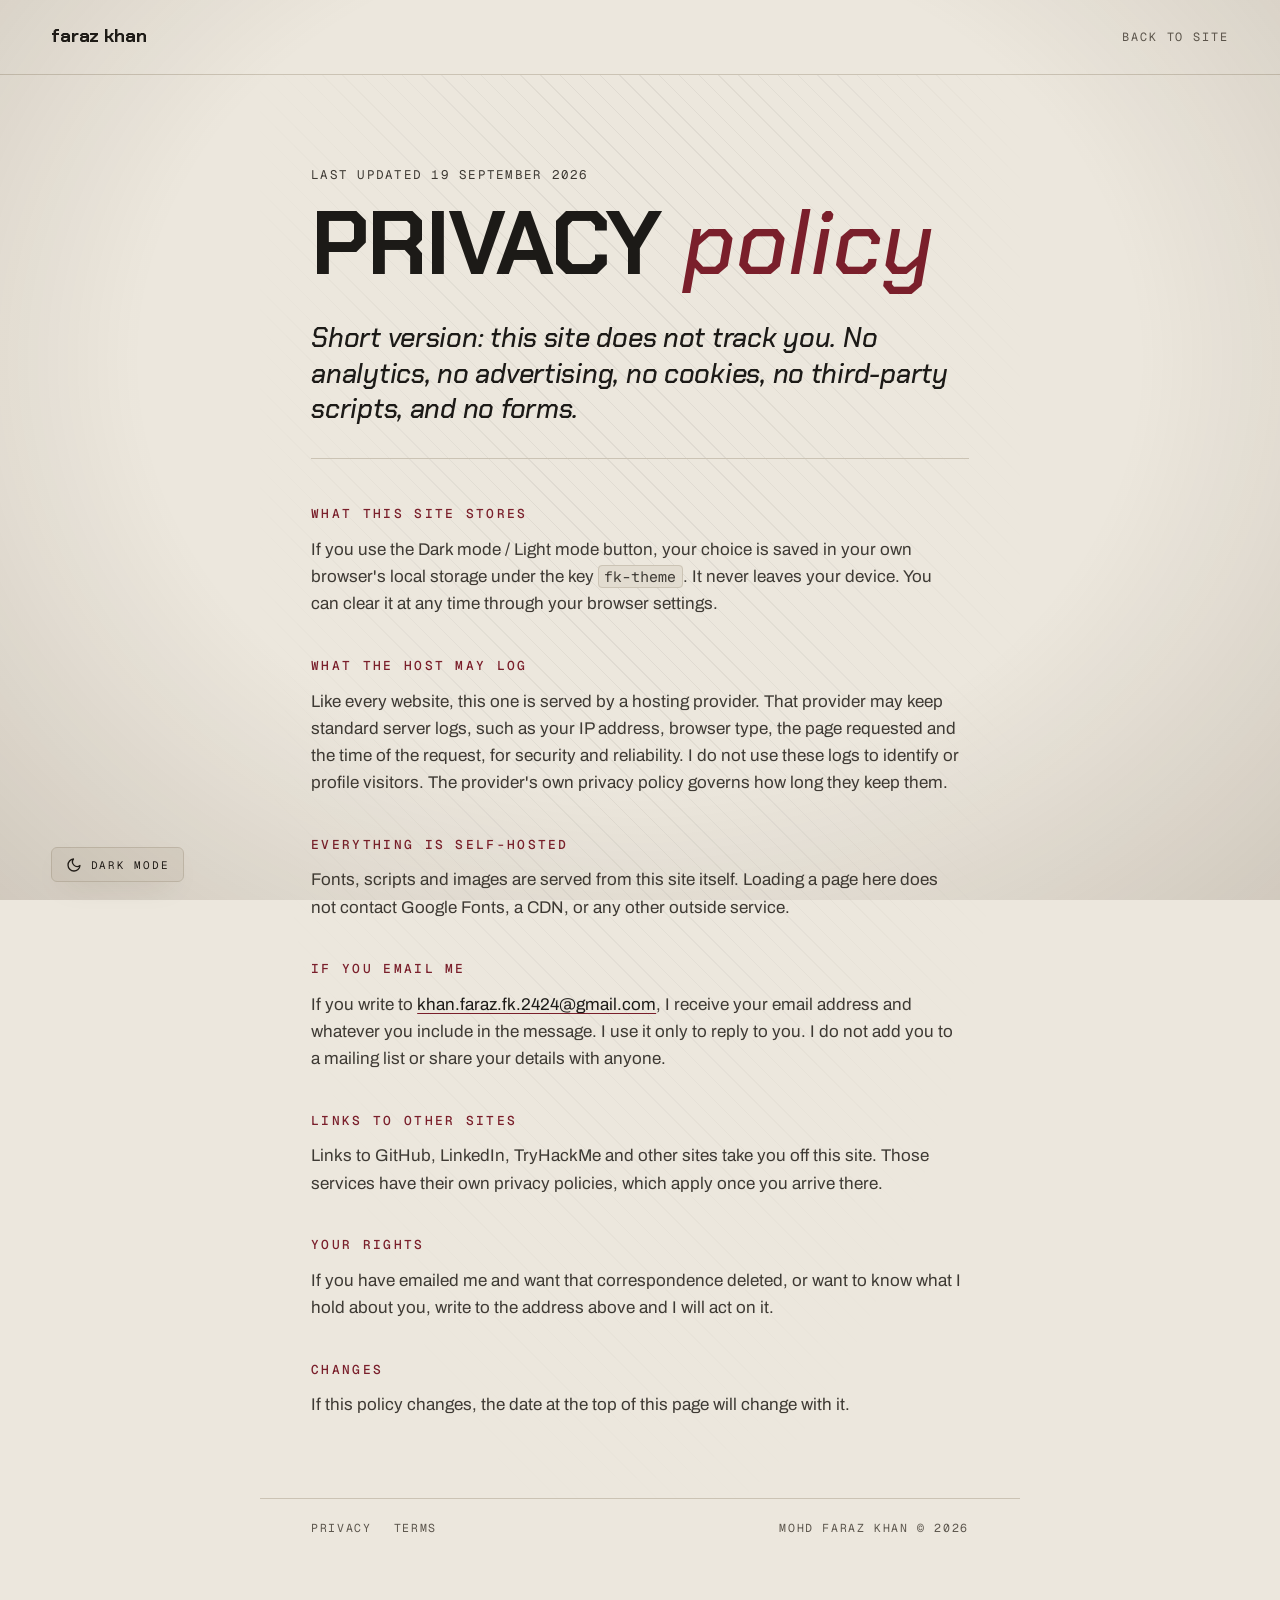
<file: privacy.html>
<!doctype html>
<html lang="en" data-theme="paper">
<head>
<meta charset="utf-8">
<meta name="viewport" content="width=device-width, initial-scale=1">
<meta http-equiv="Content-Security-Policy" content="default-src 'self'; script-src 'self'; style-src 'self'; font-src 'self'; img-src 'self' data:; connect-src 'self'; object-src 'none'; base-uri 'self'; form-action 'none'; upgrade-insecure-requests">
<meta name="referrer" content="strict-origin-when-cross-origin">
<title>Privacy | Mohd Faraz Khan</title>
<meta name="description" content="Privacy policy for Mohd Faraz Khan's portfolio. No tracking, no cookies, no third-party scripts.">
<meta name="robots" content="noindex, follow">
<meta name="theme-color" content="#ECE7DD">
<link rel="icon" type="image/svg+xml" href="favicon.svg">
<link rel="apple-touch-icon" href="apple-touch-icon.png">
<link rel="stylesheet" href="styles.css">
<script src="theme.js"></script>
<script defer src="legal.js"></script>
</head>
<body class="legal-page">
<header class="legal-top">
  <a class="brand" href="index.html">faraz khan</a>
  <a class="legal-back" href="index.html">Back to site</a>
</header>
<main class="legal">
  <p class="label">Last updated 19 September 2026</p>
  <h1>Privacy <em>policy</em></h1>
  <p class="lede">Short version: this site does not track you. No analytics, no advertising, no cookies, no third-party scripts, and no forms.</p>

  <h2>What this site stores</h2>
  <p>If you use the Dark mode / Light mode button, your choice is saved in your own browser's local storage under the key <code>fk-theme</code>. It never leaves your device. You can clear it at any time through your browser settings.</p>

  <h2>What the host may log</h2>
  <p>Like every website, this one is served by a hosting provider. That provider may keep standard server logs, such as your IP address, browser type, the page requested and the time of the request, for security and reliability. I do not use these logs to identify or profile visitors. The provider's own privacy policy governs how long they keep them.</p>

  <h2>Everything is self-hosted</h2>
  <p>Fonts, scripts and images are served from this site itself. Loading a page here does not contact Google Fonts, a CDN, or any other outside service.</p>

  <h2>If you email me</h2>
  <p>If you write to <a href="mailto:khan.faraz.fk.2424@gmail.com">khan.faraz.fk.2424@gmail.com</a>, I receive your email address and whatever you include in the message. I use it only to reply to you. I do not add you to a mailing list or share your details with anyone.</p>

  <h2>Links to other sites</h2>
  <p>Links to GitHub, LinkedIn, TryHackMe and other sites take you off this site. Those services have their own privacy policies, which apply once you arrive there.</p>

  <h2>Your rights</h2>
  <p>If you have emailed me and want that correspondence deleted, or want to know what I hold about you, write to the address above and I will act on it.</p>

  <h2>Changes</h2>
  <p>If this policy changes, the date at the top of this page will change with it.</p>

</main>
<footer class="legal-foot">
  <span><a href="privacy.html">Privacy</a><a href="terms.html">Terms</a></span>
  <span>Mohd Faraz Khan © 2026</span>
</footer>
<button class="themer" id="themer" type="button" aria-pressed="false">
  <svg class="i-moon" viewBox="0 0 24 24" fill="none" stroke="currentColor" stroke-width="2" stroke-linecap="round" stroke-linejoin="round" aria-hidden="true"><path d="M21 12.8A9 9 0 1 1 11.2 3a7 7 0 0 0 9.8 9.8z"/></svg>
  <svg class="i-sun" viewBox="0 0 24 24" fill="none" stroke="currentColor" stroke-width="2" stroke-linecap="round" aria-hidden="true"><circle cx="12" cy="12" r="4.5"/><path d="M12 2v2M12 20v2M4.9 4.9l1.4 1.4M17.7 17.7l1.4 1.4M2 12h2M20 12h2M4.9 19.1l1.4-1.4M17.7 6.3l1.4-1.4"/></svg>
  <span class="t-label">Dark mode</span>
</button>
</body>
</html>
</file>
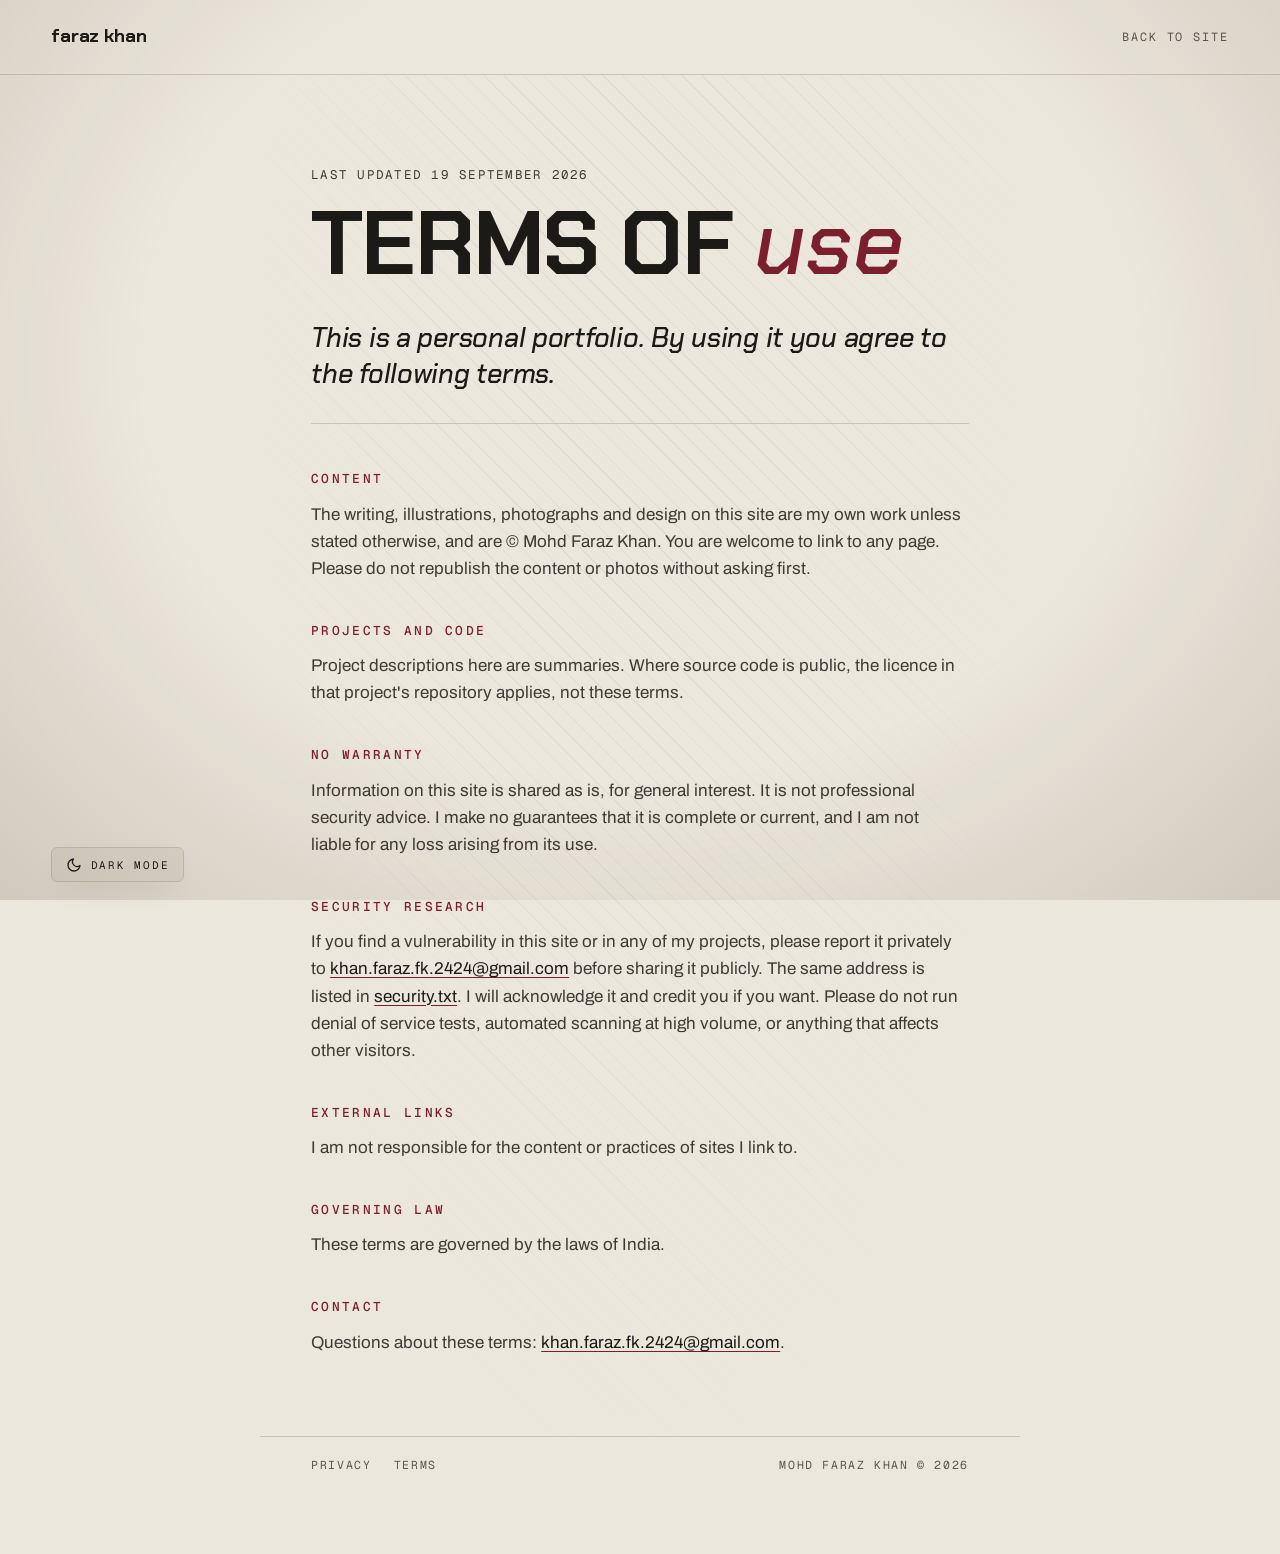
<file: terms.html>
<!doctype html>
<html lang="en" data-theme="paper">
<head>
<meta charset="utf-8">
<meta name="viewport" content="width=device-width, initial-scale=1">
<meta http-equiv="Content-Security-Policy" content="default-src 'self'; script-src 'self'; style-src 'self'; font-src 'self'; img-src 'self' data:; connect-src 'self'; object-src 'none'; base-uri 'self'; form-action 'none'; upgrade-insecure-requests">
<meta name="referrer" content="strict-origin-when-cross-origin">
<title>Terms | Mohd Faraz Khan</title>
<meta name="description" content="Terms of use for Mohd Faraz Khan's portfolio.">
<meta name="robots" content="noindex, follow">
<meta name="theme-color" content="#ECE7DD">
<link rel="icon" type="image/svg+xml" href="favicon.svg">
<link rel="apple-touch-icon" href="apple-touch-icon.png">
<link rel="stylesheet" href="styles.css">
<script src="theme.js"></script>
<script defer src="legal.js"></script>
</head>
<body class="legal-page">
<header class="legal-top">
  <a class="brand" href="index.html">faraz khan</a>
  <a class="legal-back" href="index.html">Back to site</a>
</header>
<main class="legal">
  <p class="label">Last updated 19 September 2026</p>
  <h1>Terms of <em>use</em></h1>
  <p class="lede">This is a personal portfolio. By using it you agree to the following terms.</p>

  <h2>Content</h2>
  <p>The writing, illustrations, photographs and design on this site are my own work unless stated otherwise, and are © Mohd Faraz Khan. You are welcome to link to any page. Please do not republish the content or photos without asking first.</p>

  <h2>Projects and code</h2>
  <p>Project descriptions here are summaries. Where source code is public, the licence in that project's repository applies, not these terms.</p>

  <h2>No warranty</h2>
  <p>Information on this site is shared as is, for general interest. It is not professional security advice. I make no guarantees that it is complete or current, and I am not liable for any loss arising from its use.</p>

  <h2 id="security">Security research</h2>
  <p>If you find a vulnerability in this site or in any of my projects, please report it privately to <a href="mailto:khan.faraz.fk.2424@gmail.com">khan.faraz.fk.2424@gmail.com</a> before sharing it publicly. The same address is listed in <a href=".well-known/security.txt">security.txt</a>. I will acknowledge it and credit you if you want. Please do not run denial of service tests, automated scanning at high volume, or anything that affects other visitors.</p>

  <h2>External links</h2>
  <p>I am not responsible for the content or practices of sites I link to.</p>

  <h2>Governing law</h2>
  <p>These terms are governed by the laws of India.</p>

  <h2>Contact</h2>
  <p>Questions about these terms: <a href="mailto:khan.faraz.fk.2424@gmail.com">khan.faraz.fk.2424@gmail.com</a>.</p>

</main>
<footer class="legal-foot">
  <span><a href="privacy.html">Privacy</a><a href="terms.html">Terms</a></span>
  <span>Mohd Faraz Khan © 2026</span>
</footer>
<button class="themer" id="themer" type="button" aria-pressed="false">
  <svg class="i-moon" viewBox="0 0 24 24" fill="none" stroke="currentColor" stroke-width="2" stroke-linecap="round" stroke-linejoin="round" aria-hidden="true"><path d="M21 12.8A9 9 0 1 1 11.2 3a7 7 0 0 0 9.8 9.8z"/></svg>
  <svg class="i-sun" viewBox="0 0 24 24" fill="none" stroke="currentColor" stroke-width="2" stroke-linecap="round" aria-hidden="true"><circle cx="12" cy="12" r="4.5"/><path d="M12 2v2M12 20v2M4.9 4.9l1.4 1.4M17.7 17.7l1.4 1.4M2 12h2M20 12h2M4.9 19.1l1.4-1.4M17.7 6.3l1.4-1.4"/></svg>
  <span class="t-label">Dark mode</span>
</button>
</body>
</html>
</file>
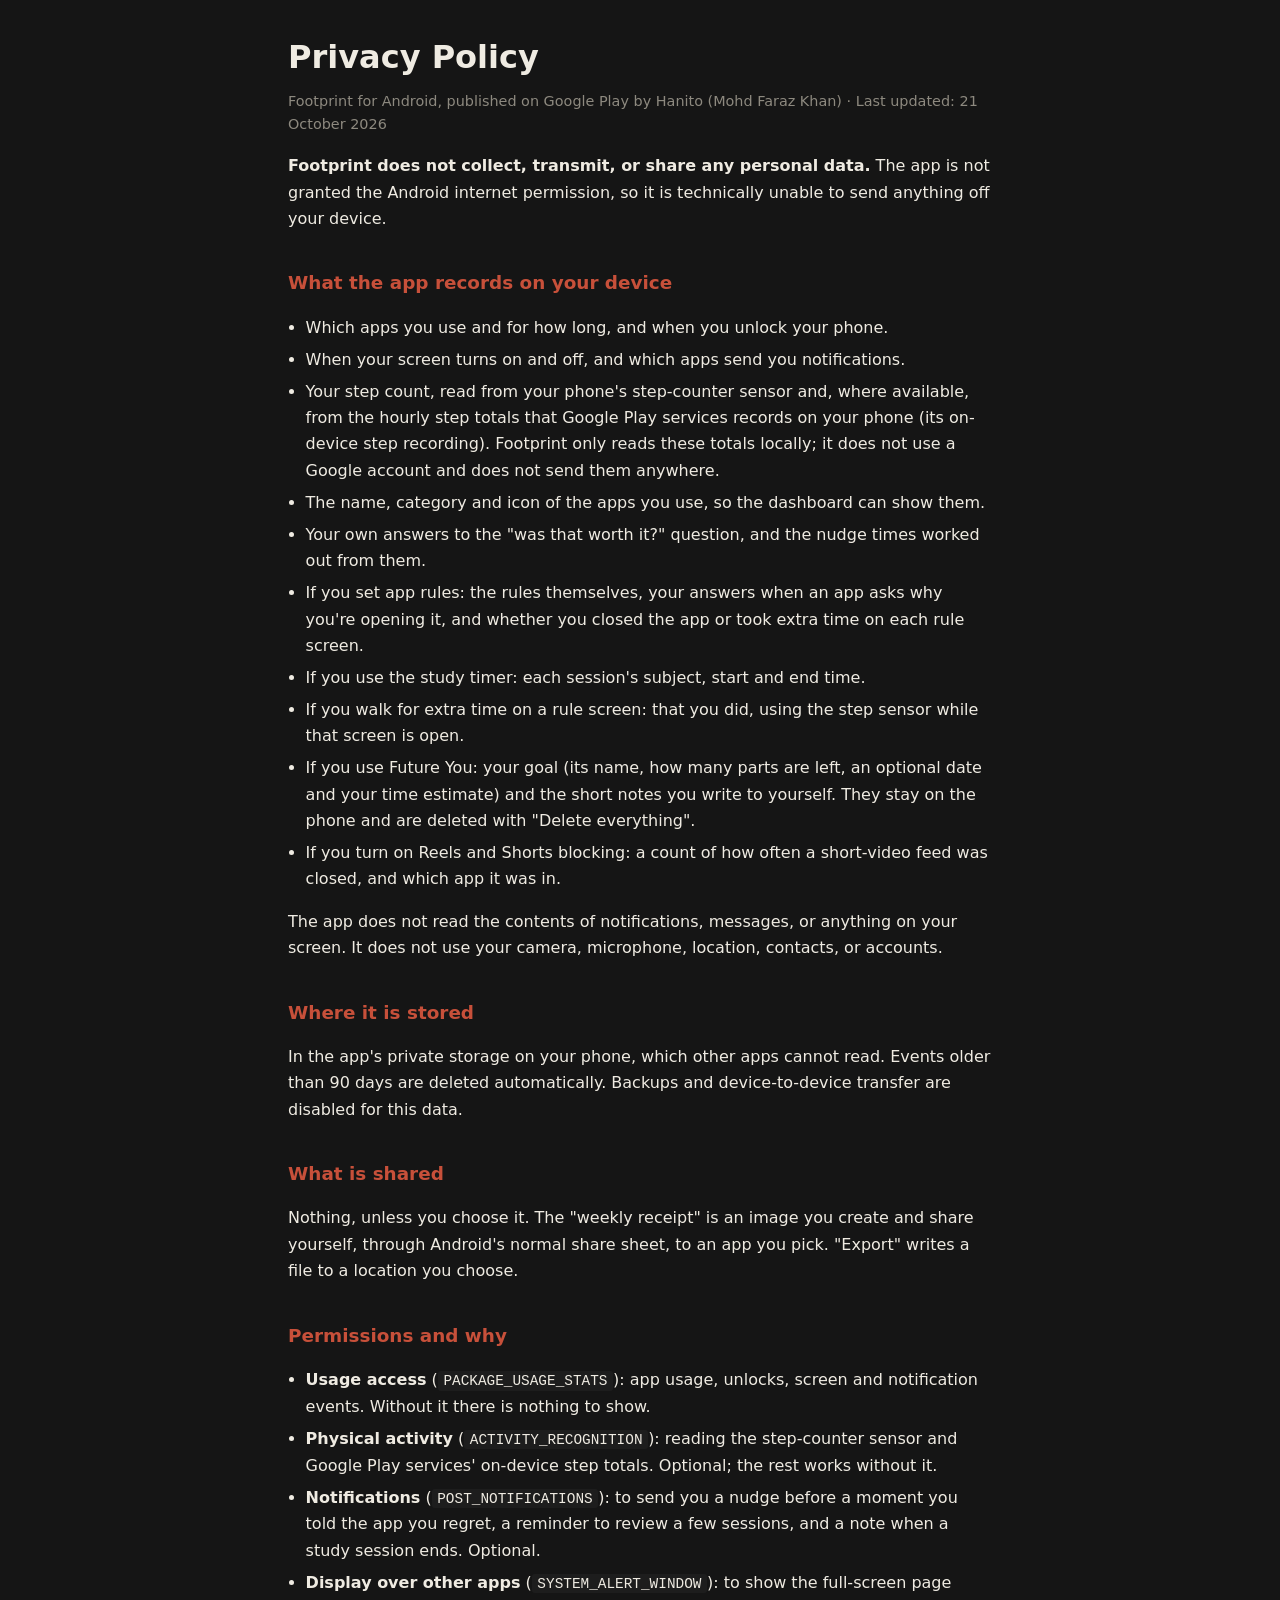
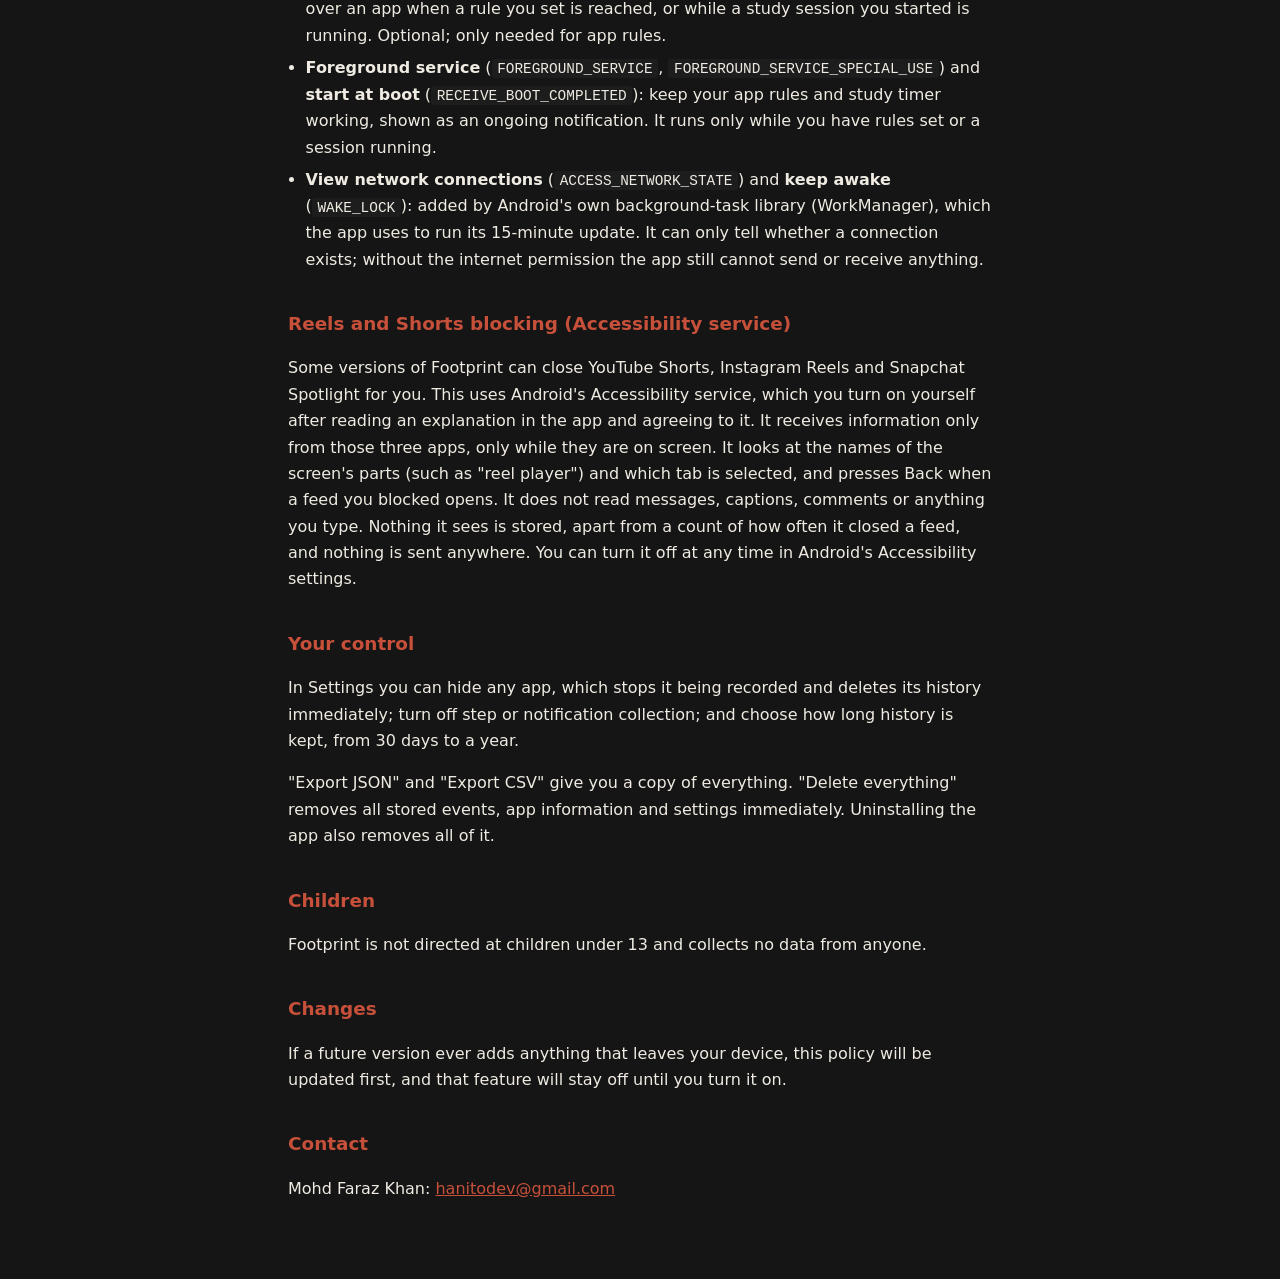
<file: footprint/privacy.html>
<!doctype html>
<html lang="en">
<head>
<meta charset="utf-8">
<meta name="viewport" content="width=device-width, initial-scale=1">
<title>Footprint: Privacy Policy</title>
<link rel="stylesheet" href="privacy.css">
<meta name="robots" content="index,follow">
</head>
<body>
<h1>Privacy Policy</h1>
<p class="meta">Footprint for Android, published on Google Play by Hanito (Mohd Faraz Khan) · Last updated: 21 October 2026</p>

<p><strong>Footprint does not collect, transmit, or share any personal data.</strong> The app is not granted
the Android internet permission, so it is technically unable to send anything off your device.</p>

<h2>What the app records on your device</h2>
<ul>
  <li>Which apps you use and for how long, and when you unlock your phone.</li>
  <li>When your screen turns on and off, and which apps send you notifications.</li>
  <li>Your step count, read from your phone's step-counter sensor and, where available, from the hourly
    step totals that Google Play services records on your phone (its on-device step recording). Footprint
    only reads these totals locally; it does not use a Google account and does not send them anywhere.</li>
  <li>The name, category and icon of the apps you use, so the dashboard can show them.</li>
  <li>Your own answers to the "was that worth it?" question, and the nudge times worked out from them.</li>
  <li>If you set app rules: the rules themselves, your answers when an app asks why you're opening it, and
      whether you closed the app or took extra time on each rule screen.</li>
  <li>If you use the study timer: each session's subject, start and end time.</li>
  <li>If you walk for extra time on a rule screen: that you did, using the step sensor while that screen is open.</li>
  <li>If you use Future You: your goal (its name, how many parts are left, an optional date and your time
      estimate) and the short notes you write to yourself. They stay on the phone and are deleted with
      "Delete everything".</li>
  <li>If you turn on Reels and Shorts blocking: a count of how often a short-video feed was closed, and which app it was in.</li>
</ul>
<p>The app does not read the contents of notifications, messages, or anything on your screen. It does not
use your camera, microphone, location, contacts, or accounts.</p>

<h2>Where it is stored</h2>
<p>In the app's private storage on your phone, which other apps cannot read. Events older than 90 days are
deleted automatically. Backups and device-to-device transfer are disabled for this data.</p>

<h2>What is shared</h2>
<p>Nothing, unless you choose it. The "weekly receipt" is an image you create and share yourself, through
Android's normal share sheet, to an app you pick. "Export" writes a file to a location you choose.</p>

<h2>Permissions and why</h2>
<ul>
  <li><strong>Usage access</strong> (<code>PACKAGE_USAGE_STATS</code>): app usage, unlocks, screen and notification
      events. Without it there is nothing to show.</li>
  <li><strong>Physical activity</strong> (<code>ACTIVITY_RECOGNITION</code>): reading the step-counter sensor and Google Play services' on-device step totals.
      Optional; the rest works without it.</li>
  <li><strong>Notifications</strong> (<code>POST_NOTIFICATIONS</code>): to send you a nudge before a moment you told
      the app you regret, a reminder to review a few sessions, and a note when a study session ends. Optional.</li>
  <li><strong>Display over other apps</strong> (<code>SYSTEM_ALERT_WINDOW</code>): to show the full-screen page over an
      app when a rule you set is reached, or while a study session you started is running. Optional; only needed for app rules.</li>
  <li><strong>Foreground service</strong> (<code>FOREGROUND_SERVICE</code>, <code>FOREGROUND_SERVICE_SPECIAL_USE</code>) and
      <strong>start at boot</strong> (<code>RECEIVE_BOOT_COMPLETED</code>): keep your app rules and study timer working,
      shown as an ongoing notification. It runs only while you have rules set or a session running.</li>
  <li><strong>View network connections</strong> (<code>ACCESS_NETWORK_STATE</code>) and <strong>keep awake</strong>
      (<code>WAKE_LOCK</code>): added by Android's own background-task library (WorkManager), which the app uses to
      run its 15-minute update. It can only tell whether a connection exists; without the internet permission the
      app still cannot send or receive anything.</li>
</ul>

<h2>Reels and Shorts blocking (Accessibility service)</h2>
<p>Some versions of Footprint can close YouTube Shorts, Instagram Reels and Snapchat Spotlight for you. This uses
Android's Accessibility service, which you turn on yourself after reading an explanation in the app and agreeing to it.
It receives information only from those three apps, only while they are on screen. It looks at the names of the
screen's parts (such as "reel player") and which tab is selected, and presses Back when a feed you blocked opens.
It does not read messages, captions, comments or anything you type. Nothing it sees is stored, apart from a count
of how often it closed a feed, and nothing is sent anywhere. You can turn it off at any time in Android's
Accessibility settings.</p>

<h2>Your control</h2>
<p>In Settings you can hide any app, which stops it being recorded and deletes its history immediately; turn off
step or notification collection; and choose how long history is kept, from 30 days to a year.</p>
<p>"Export JSON" and "Export CSV" give you a copy of everything. "Delete everything" removes all stored
events, app information and settings immediately. Uninstalling the app also removes all of it.</p>

<h2>Children</h2>
<p>Footprint is not directed at children under 13 and collects no data from anyone.</p>

<h2>Changes</h2>
<p>If a future version ever adds anything that leaves your device, this policy will be updated first, and that
feature will stay off until you turn it on.</p>

<h2>Contact</h2>
<p>Mohd Faraz Khan: <a href="mailto:hanitodev@gmail.com">hanitodev@gmail.com</a></p>
</body>
</html>
</file>
<file: styles.css>
/* ---------- Fonts (self-hosted) ---------- */
@font-face{font-family:"Archivo";src:url("fonts/archivo.woff2") format("woff2");font-weight:100 900;font-stretch:62% 125%;font-display:swap}
@font-face{font-family:"Chakra Petch";src:url("fonts/chakra-petch-700.woff2") format("woff2");font-weight:700;font-style:normal;font-display:swap}
@font-face{font-family:"Chakra Petch";src:url("fonts/chakra-petch-600.woff2") format("woff2");font-weight:600;font-style:normal;font-display:swap}
@font-face{font-family:"Chakra Petch";src:url("fonts/chakra-petch-500-italic.woff2") format("woff2");font-weight:500;font-style:italic;font-display:swap}
@font-face{font-family:"Caveat";src:url("fonts/caveat.woff2") format("woff2");font-weight:400 700;font-display:swap}
@font-face{font-family:"Geist Mono";src:url("fonts/geist-mono-400.woff2") format("woff2");font-weight:400;font-display:swap}
@font-face{font-family:"Geist Mono";src:url("fonts/geist-mono-500.woff2") format("woff2");font-weight:500;font-display:swap}

:root{
  --sans:"Archivo","Arial Narrow",Arial,sans-serif; --serif:"Chakra Petch","Archivo",sans-serif; --display:"Chakra Petch","Archivo",sans-serif; --mono:"Geist Mono",ui-monospace,Menlo,Consolas,monospace; --hand:"Caveat","Comic Sans MS",cursive;
  --pad:clamp(1.25rem,4vw,3.5rem);
  --red:#C0625F; --green:#8DB08A;
}
/* ===== Paper theme: light and dark ===== */
:root,[data-theme="paper"]{
  --bg:#ECE7DD; --bg2:#E2DCD0; --deep:#D9D2C4; --line:#CBC3B4;
  --text:#1C1A17; --text-2:#3E3A34; --muted:#5C564D; --accent:#7A1F2B; --accent-soft:rgba(122,31,43,.07); --copper:#833F1E; --steel:#4E5B68;
  --grain:.35; --grain-blend:multiply; --vignette:rgba(70,50,30,.16); --dot:rgba(28,26,23,.13);
  --pat:rgba(28,26,23,.06); --term-acc:#D9737C; --globe-dim:#BDB4A4; --globe-grid:#3E3A34; --obj-shadow:rgba(60,40,20,.28); color-scheme:light;
}
[data-theme="paper-dark"]{
  --bg:#121110; --bg2:#1A1917; --deep:#0E0D0C; --line:#2E2B27;
  --text:#EEE7DA; --text-2:#CFC8BB; --muted:#A8A196; --accent:#C9A96E; --accent-soft:rgba(201,169,110,.07); --copper:#D0885A; --steel:#8E9AA6;
  --grain:.1; --grain-blend:overlay; --vignette:rgba(0,0,0,.5); --dot:rgba(238,231,218,.08); --pat:rgba(238,231,218,.045); --term-acc:#C9A96E;
  --globe-dim:#57524A; --globe-grid:#CFC6B5; --obj-shadow:rgba(0,0,0,.55); color-scheme:dark;
}
html{transition:background-color .4s}
*{box-sizing:border-box;margin:0;padding:0}
html.lenis,html.lenis body{height:auto}
.lenis.lenis-smooth{scroll-behavior:auto!important}
.lenis.lenis-stopped{overflow:hidden}
body{background:var(--bg);color:var(--text);font-family:var(--sans);font-stretch:100%;font-size:1.0625rem;line-height:1.6;-webkit-font-smoothing:antialiased;overflow-x:hidden}
a{color:inherit}
img,svg{display:block;max-width:100%}
em{font-family:var(--serif);font-style:italic;font-weight:500;text-transform:none;letter-spacing:-.02em}
:focus-visible{outline:2px solid var(--accent);outline-offset:3px}
::selection{background:var(--accent);color:var(--bg)}
.label{font-family:var(--mono);font-size:.78rem;letter-spacing:.18em;text-transform:uppercase;color:var(--accent);margin-bottom:1.1rem}


/* ---------- Texture ---------- */
body::before{content:"";position:fixed;inset:-50%;z-index:90;pointer-events:none;background-image:url("data:image/svg+xml,%3Csvg xmlns='http://www.w3.org/2000/svg' width='240' height='240'%3E%3Cfilter id='n'%3E%3CfeTurbulence type='fractalNoise' baseFrequency='.8' numOctaves='3' stitchTiles='stitch'/%3E%3CfeColorMatrix values='0 0 0 0 1  0 0 0 0 1  0 0 0 0 1  0 0 0 .9 0'/%3E%3C/filter%3E%3Crect width='100%25' height='100%25' filter='url(%23n)'/%3E%3C/svg%3E");background-size:240px 240px;opacity:var(--grain);mix-blend-mode:var(--grain-blend);animation:grain 1.2s steps(6) infinite}
body::after{content:"";position:fixed;inset:0;z-index:89;pointer-events:none;background:radial-gradient(ellipse at 50% 40%,transparent 55%,var(--vignette,rgba(0,0,0,.45)) 100%)}
@keyframes grain{0%,100%{transform:translate(0,0)}20%{transform:translate(-3%,2%)}40%{transform:translate(2%,-3%)}60%{transform:translate(-2%,-1%)}80%{transform:translate(3%,3%)}}
.hero::before{content:"";position:absolute;inset:0;z-index:0;pointer-events:none;background-image:radial-gradient(var(--dot,rgba(238,231,218,.09)) 1px,transparent 1.2px);background-size:26px 26px;-webkit-mask-image:radial-gradient(ellipse at 50% 45%,#000 30%,transparent 75%);mask-image:radial-gradient(ellipse at 50% 45%,#000 30%,transparent 75%)}

/* ---------- Nav ---------- */
.nav{position:fixed;inset:0 0 auto 0;z-index:60;display:flex;justify-content:space-between;align-items:center;padding:1.1rem var(--pad);color:#fff;mix-blend-mode:difference}
.brand{font-weight:800;font-size:1.15rem;letter-spacing:-.02em;text-decoration:none}
.nav nav{display:flex;gap:clamp(1rem,2.6vw,2rem)}
.nav nav a{font-family:var(--mono);font-size:.75rem;letter-spacing:.14em;text-transform:uppercase;text-decoration:none;opacity:.85}
.nav nav a:hover{opacity:1;text-decoration:underline;text-underline-offset:.35em}

/* ---------- Hero ---------- */
.hero{position:relative;min-height:100svh;display:flex;flex-direction:column;align-items:center;justify-content:center;text-align:center;padding:7rem var(--pad) 5rem;overflow:hidden}
.objects{position:absolute;inset:0;pointer-events:none;z-index:1}
.obj{position:absolute}
.obj svg{width:100%;height:auto;filter:drop-shadow(0 26px 30px var(--obj-shadow));animation:bob 6s ease-in-out infinite alternate;transform:rotate(var(--rot))}
@keyframes bob{from{transform:translateY(0) rotate(var(--rot))}to{transform:translateY(-12px) rotate(calc(var(--rot) + 3deg))}}
.o-router{top:13%;left:5%;width:clamp(110px,15vw,240px);--rot:-9deg}
.o-key{top:11%;right:12%;width:clamp(52px,6.5vw,105px);--rot:16deg}
.o-key svg{animation-duration:5s}
.o-lock{bottom:12%;left:11%;width:clamp(72px,8.5vw,135px);--rot:11deg}
.o-lock svg{animation-duration:7s}
.o-eth{bottom:8%;right:7%;width:clamp(100px,12vw,190px);--rot:-14deg}
.o-eth svg{animation-duration:5.5s}
.o-term{top:40%;right:2.5%;width:clamp(150px,17vw,270px);--rot:6deg}
.o-term svg{animation-duration:8s}
.hero-title{position:relative;z-index:2;display:flex;flex-direction:column;align-items:center;text-transform:uppercase;font-weight:850;font-stretch:72%;line-height:.82;letter-spacing:-.015em}
.ht{display:block;font-size:clamp(4.6rem,17vw,17.5rem);overflow:hidden;padding:0 .02em .04em}
.ht .ch{display:inline-block}
.ht-mid{display:flex;align-items:center;gap:clamp(.8rem,2vw,1.6rem);margin:.02em 0 .06em}
.ht-mid em{font-size:clamp(3rem,8.5vw,8.5rem);line-height:.8;color:var(--accent)}
.ht-name{font-family:var(--mono);font-weight:500;font-size:clamp(.7rem,1.1vw,.95rem);letter-spacing:.28em;font-stretch:100%;color:var(--muted);text-align:left;max-width:9.5em;line-height:1.5}
.hero-sub{position:relative;z-index:2;margin-top:2rem;max-width:34ch;font-size:clamp(1.05rem,1.5vw,1.25rem);color:var(--text-2)}
.hero-cta{position:relative;z-index:2;display:flex;gap:.8rem;flex-wrap:wrap;justify-content:center;margin-top:1.8rem}
.btn{display:inline-flex;align-items:center;gap:.7rem;font-family:var(--mono);font-size:.78rem;letter-spacing:.14em;text-transform:uppercase;text-decoration:none;padding:.85rem 1.2rem;border-radius:3px;background:var(--text);color:var(--bg);font-weight:500;transition:background .25s,color .25s}
.btn:hover{background:var(--accent)}
.btn-ghost{background:transparent;color:var(--text);box-shadow:inset 0 0 0 1.5px var(--line)}
.btn-ghost:hover{background:var(--bg2);box-shadow:inset 0 0 0 1.5px var(--muted)}

/* ---------- About ---------- */
.about{padding:clamp(6rem,14vh,10rem) var(--pad) clamp(4rem,10vh,7rem);max-width:1320px;margin:0 auto}
.about-grid{display:grid;grid-template-columns:1fr;gap:3rem}
.about-art{display:flex;flex-direction:column;gap:1.5rem}
.lens{width:min(320px,70vw)}
.about-art blockquote{font-family:var(--serif);font-style:italic;font-size:clamp(1.6rem,2.6vw,2.3rem);line-height:1.15;max-width:16ch;color:var(--text-2)}
.about-main h2{font-size:clamp(2.5rem,5.2vw,5rem);line-height:.95;text-transform:uppercase;font-weight:850;font-stretch:78%;letter-spacing:-.01em}
.about-main h2 em{display:block;color:var(--accent);font-size:1.08em;line-height:1}
.script{font-family:var(--hand);font-size:clamp(1.6rem,2.2vw,2rem);color:var(--copper);transform:rotate(-2deg);margin:.8rem 0 1.4rem;width:max-content}
.about-main>p:not(.label):not(.script){max-width:56ch;color:var(--text-2);margin-bottom:1rem}
.about-main h3{font-family:var(--mono);font-size:.78rem;letter-spacing:.18em;text-transform:uppercase;color:var(--muted);font-weight:500;margin:2.4rem 0 .8rem}
.timeline{list-style:none}
.timeline li{display:grid;grid-template-columns:4.5rem 1fr;gap:.2rem 1rem;padding:.9rem 0;border-top:1px solid var(--line)}
.timeline li:last-child{border-bottom:1px solid var(--line)}
.timeline b{font-family:var(--mono);font-weight:500;font-size:.8rem;color:var(--accent);text-transform:uppercase;letter-spacing:.12em;padding-top:.2rem}
.timeline em{grid-column:2;color:var(--muted);font-size:1.05rem}
.chips{list-style:none;display:flex;flex-wrap:wrap;gap:.45rem}
.chips li{font-family:var(--mono);font-size:.8rem;padding:.35rem .65rem;border:1px solid var(--line);border-radius:3px;color:var(--text-2)}
.polaroids{display:flex;justify-content:center;align-items:flex-start;margin-top:clamp(4rem,9vh,6rem);padding:1rem 0}
.pol{background:#F2F0EA;padding:.75rem .75rem 0;width:clamp(170px,23vw,290px);box-shadow:0 30px 40px -18px rgba(0,0,0,.7);transition:transform .45s cubic-bezier(.3,1.4,.5,1)}
.pol img{width:100%;height:auto;aspect-ratio:4/5;object-fit:cover;background:#D9D6CE}
.pol figcaption{font-family:var(--hand);font-size:clamp(1.15rem,1.7vw,1.5rem);color:#2A2622;text-align:center;padding:.6rem .3rem .9rem;line-height:1.1}
.p1{transform:rotate(-7deg) translateY(18px);margin-right:-2.5rem;z-index:1}
.p2{transform:rotate(2.5deg);z-index:2}
.p3{transform:rotate(-2deg) translateY(30px);margin-left:-2.5rem;z-index:1}
.pol:hover{transform:rotate(0) translateY(-10px) scale(1.03);z-index:3}

/* ---------- Tapes ---------- */
.tapes{padding:clamp(3rem,8vh,5rem) 0;overflow:hidden}
.tape{width:112%;margin-left:-6%;overflow:hidden;padding:.65rem 0}
.tape-a{background:var(--bg2);transform:rotate(-2.6deg);border-block:1px solid var(--line)}
.tape-b{background:var(--accent);color:var(--bg);transform:rotate(2deg);margin-top:-1.2rem;position:relative}
.tape-track{display:flex;align-items:center;gap:clamp(1.2rem,2.5vw,2.4rem);width:max-content;animation:marquee 38s linear infinite;text-transform:uppercase;font-weight:850;font-stretch:70%;font-size:clamp(2rem,4.8vw,4.4rem);line-height:1}
.tape-b .tape-track{animation-direction:reverse;animation-duration:30s}
.tape-a span:nth-of-type(odd){color:transparent;-webkit-text-stroke:1.4px var(--text)}
.tape i{font-style:normal;font-size:.5em;color:var(--accent)}
.tape-b i{color:var(--bg)}
@keyframes marquee{to{transform:translateX(-50%)}}

/* ---------- Orbit ---------- */
.orbit{padding:clamp(5rem,12vh,8rem) var(--pad);text-align:center;overflow:hidden}
.orbit-head{max-width:640px;margin:0 auto 2rem}
.orbit-head h2,.globe-copy h2,.work-head h2{font-size:clamp(2.6rem,6vw,5.6rem);line-height:.92;text-transform:uppercase;font-weight:850;font-stretch:74%;letter-spacing:-.01em;margin-bottom:1rem}
.orbit-head h2 em,.globe-copy h2 em,.work-head h2 em,.contact h2 em{color:var(--accent)}
.orbit-head p{color:var(--muted);max-width:52ch;margin:0 auto}
.orbit-wrap{position:relative;width:min(92vw,760px);aspect-ratio:1;margin:0 auto;container-type:inline-size}
.ring{position:absolute;inset:0;animation:spin var(--dur,60s) linear infinite}
.ring::before{content:"";position:absolute;left:50%;top:50%;width:calc(var(--r) * 200%);aspect-ratio:1;transform:translate(-50%,-50%);border:1px dashed var(--line);border-radius:50%}
.r1{--r:.2;--dur:48s}
.r2{--r:.34;--dur:70s;animation-direction:reverse}
.r3{--r:.48;--dur:110s}
.ring span{position:absolute;left:50%;top:50%;transform-origin:0 0;transform:rotate(var(--a,0deg)) translateX(calc(var(--r) * 100cqw)) rotate(calc(-1 * var(--a,0deg))) translate(-50%,-50%)}
.ring span b{display:inline-block;font-family:var(--mono);font-weight:500;font-size:clamp(.66rem,1.9cqw,.86rem);white-space:nowrap;padding:.35rem .65rem;border-radius:3px;background:var(--bg2);border:1px solid var(--line);animation:spin var(--dur,60s) linear infinite reverse}
.r2 span b{animation-direction:normal;color:var(--accent)}
.r1 span b{background:var(--text);color:var(--bg);border-color:var(--text)}
@keyframes spin{to{transform:rotate(360deg)}}
.core{position:absolute;left:50%;top:50%;width:22%;aspect-ratio:1;transform:translate(-50%,-50%);border-radius:50%;background:var(--accent);color:var(--bg);display:flex;flex-direction:column;align-items:center;justify-content:center;box-shadow:0 0 0 10px var(--accent-soft)}
.core b{font-size:clamp(1.6rem,6cqw,3rem);font-weight:900;font-stretch:80%;line-height:1}
.core span{font-family:var(--mono);font-size:clamp(.5rem,1.4cqw,.7rem);letter-spacing:.14em;text-transform:uppercase}
.proof{display:flex;flex-wrap:wrap;justify-content:center;gap:.6rem 1.2rem;margin-top:2.5rem;font-family:var(--mono);font-size:.78rem;letter-spacing:.14em;text-transform:uppercase;color:var(--muted)}
.proof i{font-style:normal;color:var(--accent)}

/* ---------- Globe ---------- */
.globe-sec{display:grid;grid-template-columns:1fr;gap:2rem;align-items:center;padding:clamp(4rem,10vh,7rem) var(--pad);max-width:1320px;margin:0 auto}
.globe-copy p:not(.label){color:var(--muted);max-width:44ch}
.globe-box{position:relative;width:100%;max-width:620px;margin:0 auto;aspect-ratio:1}
#globe{width:100%;height:100%;display:block}

/* ---------- Work grid ---------- */
.work{padding:clamp(5rem,12vh,8rem) var(--pad);max-width:1400px;margin:0 auto}
.work-head{margin-bottom:2.4rem}
.work-head p:not(.label){color:var(--muted)}
.grid{display:grid;grid-template-columns:1fr;gap:1rem;grid-auto-rows:clamp(380px,60vw,470px)}
.proj{position:relative;border-radius:10px;overflow:hidden;background:var(--bg2);isolation:isolate}
.cover{position:absolute;inset:0;padding:1.3rem 1.4rem;display:flex;flex-direction:column;justify-content:space-between;z-index:1}
.cover::after{content:"";position:absolute;inset:0;background:radial-gradient(circle at 85% 20%,var(--accent-soft),transparent 55%);z-index:-1}
.pnum{font-family:var(--mono);font-size:.8rem;color:var(--muted)}
.pcat{position:absolute;top:1.3rem;right:1.4rem;font-family:var(--serif);font-style:italic;font-size:1.15rem;color:var(--text-2)}
.ptitle{font-size:clamp(2.6rem,5vw,4.4rem);line-height:.88;text-transform:uppercase;font-weight:850;font-stretch:70%;margin-top:auto;hyphens:manual;overflow-wrap:anywhere}
.phint{font-family:var(--mono);font-size:.68rem;letter-spacing:.16em;text-transform:uppercase;color:var(--muted);margin-top:.9rem}
.reveal{position:absolute;inset:0;z-index:2;background:var(--deep);display:flex;align-items:center;justify-content:center;padding:1.4rem;clip-path:circle(0% at 50% 100%);transition:clip-path .75s cubic-bezier(.7,0,.2,1)}
.proj:hover .reveal,.proj:focus-within .reveal{clip-path:circle(150% at 50% 100%)}
.open{position:absolute;inset:0;z-index:3;background:transparent;border:0;color:transparent;cursor:pointer;font-size:0;border-radius:10px}
.open:focus-visible{outline:2px solid var(--accent);outline-offset:-4px}
.viz{width:100%;max-width:440px}

/* viz: scam */
.urlbar{display:flex;align-items:center;gap:.55rem;background:#1F1D1A;color:#E8E4DA;border-radius:6px;padding:.55rem .8rem;font-family:var(--mono);font-size:.78rem;white-space:nowrap;overflow:hidden}
.urlbar svg{flex:none;stroke:var(--copper)}
.gauge-wrap{position:relative;max-width:250px;margin:1rem auto .3rem}
.gauge-num{position:absolute;left:0;right:0;bottom:3%;text-align:center;line-height:1}
.gauge-num b{font-family:var(--mono);font-weight:500;font-size:2.7rem;display:block}
.gauge-num span{font-size:.85rem;color:var(--copper)}
.checks{list-style:none;display:grid;gap:.35rem;font-size:.88rem;color:var(--text-2)}
.checks li::before{content:"! ";font-family:var(--mono);color:var(--copper)}
/* viz: lab */
.v-lab{font-family:var(--mono);font-size:.82rem;line-height:1.5;background:#1F1D1A;color:#E8E4DA;border-radius:8px;padding:1.1rem;display:grid;gap:.35rem}
.v-lab .pr{color:var(--accent)}
.v-lab .out{color:var(--copper)}
.v-lab .ok{color:var(--green)}
/* viz: levels */
.v-levels{display:grid;gap:.65rem}
.lvl{display:grid;grid-template-columns:4.4rem 1fr;align-items:center;gap:.7rem;font-family:var(--mono);font-size:.75rem;color:var(--muted)}
.dots{display:flex;gap:.35rem;flex-wrap:wrap}
.dots i{width:.9rem;height:.9rem;border-radius:2px;background:var(--accent)}
.lvl:nth-child(n+4) .dots i{background:transparent;box-shadow:inset 0 0 0 1.5px var(--steel)}
/* viz: funnel */
.v-funnel{display:grid;gap:.6rem}
.frow{display:grid;grid-template-columns:5rem 1fr 2rem;align-items:center;gap:.7rem;font-size:.85rem}
.frow span{color:var(--muted)}
.frow i{display:block;height:22px;border-radius:3px;background:var(--steel);width:var(--w)}
.frow:nth-child(1) i{--w:100%;background:#B7C0C9} .frow:nth-child(2) i{--w:17%} .frow:nth-child(3) i{--w:6%} .frow:nth-child(4) i{--w:2%}
.frow b{font-family:var(--mono);font-weight:500;font-size:.8rem;text-align:right}
.verdict{margin-top:.8rem;padding-top:.8rem;border-top:1px solid var(--line);font-size:.88rem;color:var(--text-2)}
.verdict em{display:block;font-family:var(--mono);font-style:normal;font-size:.72rem;letter-spacing:.12em;text-transform:uppercase;color:var(--copper);margin-bottom:.2rem}
/* viz: jd */
.jd{font-size:1.02rem;line-height:1.95;color:var(--text-2)}
.jd mark{color:inherit;background:linear-gradient(var(--c),var(--c)) no-repeat 0 100%/100% 100%;padding:.05em .2em;border-radius:2px}
.jd .bad{--c:rgba(192,98,95,.28)} .jd .good{--c:rgba(141,176,138,.25)}
.jd-sum{display:flex;gap:1.3rem;margin-top:1rem;font-family:var(--mono);font-size:.78rem}
.jd-sum .r{color:var(--red)} .jd-sum .g{color:var(--green)}
/* viz: pay */
.cap{font-family:var(--mono);font-size:.72rem;letter-spacing:.1em;text-transform:uppercase;color:var(--muted);margin-bottom:.8rem}
.bars{display:grid;grid-template-columns:repeat(4,1fr);gap:.9rem;align-items:end;height:190px}
.bar{display:flex;flex-direction:column;align-items:center;gap:.45rem;height:100%;justify-content:flex-end}
.bar i{display:block;width:100%;height:var(--h);background:var(--steel);border-radius:4px 4px 1px 1px}
.bar:nth-child(1) i{--h:72%} .bar:nth-child(2) i{--h:64%;background:var(--accent)} .bar:nth-child(3) i{--h:58%} .bar:nth-child(4) i{--h:80%}
.bar span{font-family:var(--mono);font-size:.72rem;color:var(--muted)}
/* viz: bill */
.receipt{background:#F2F0EA;color:#1E1B17;border-radius:6px;padding:.9rem 1rem;font-size:.88rem}
.row{display:flex;justify-content:space-between;gap:1rem;padding:.3rem 0;position:relative}
.row span:last-child{font-family:var(--mono);font-size:.82rem}
.row.flag{color:#A33B3B;font-weight:600}
.strike{position:absolute;left:-2%;right:-2%;top:50%;height:2px;background:#A33B3B;transform-origin:left}
.note{margin-top:.7rem;font-size:.88rem;color:var(--text-2)}
.note b{color:var(--copper)}
/* viz: trade */
.chart{width:100%;height:auto}
.legend{display:flex;gap:1.1rem;font-family:var(--mono);font-size:.72rem;color:var(--muted);margin-top:.5rem}
.legend span{display:flex;align-items:center;gap:.4rem}
.legend i{width:1rem;height:2px}
.k-fast{background:var(--accent)} .k-slow{background:var(--copper)}

/* ---------- Modal ---------- */
.modal{margin:auto;width:min(680px,92vw);max-height:88vh;background:var(--bg2);color:var(--text);border:1px solid var(--line);border-radius:12px;padding:clamp(1.5rem,4vw,2.5rem);overflow:auto}
.modal::backdrop{background:rgba(8,7,6,.78);backdrop-filter:blur(4px)}
.m-close{position:absolute;top:1rem;right:1rem;background:transparent;border:1px solid var(--line);color:var(--text);font-family:var(--mono);font-size:.72rem;letter-spacing:.14em;text-transform:uppercase;padding:.45rem .7rem;border-radius:3px;cursor:pointer}
.m-close:hover{border-color:var(--muted)}
.m-cat{font-family:var(--serif);font-style:italic;font-size:1.2rem;color:var(--accent);margin-bottom:.4rem}
.modal h3{font-size:clamp(2.4rem,6vw,3.8rem);line-height:.9;text-transform:uppercase;font-weight:850;font-stretch:72%;margin-bottom:1rem;padding-right:5rem}
.m-one{font-size:1.2rem;font-weight:600;margin-bottom:.8rem}
.m-desc{color:var(--text-2);margin-bottom:1rem}
.m-points{list-style:none;display:grid;gap:.45rem;margin-bottom:1.2rem}
.m-points li{padding-left:1.1rem;position:relative;color:var(--text-2)}
.m-points li::before{content:"";position:absolute;left:0;top:.65em;width:.45rem;height:.45rem;background:var(--accent)}
.m-stack{font-family:var(--mono);font-size:.8rem;color:var(--steel)}
.m-link{display:inline-block;margin-top:1.3rem;font-family:var(--mono);font-size:.8rem;letter-spacing:.12em;text-transform:uppercase;color:var(--accent)}
.m-link[hidden]{display:none}

/* ---------- Contact ---------- */
.contact{padding:clamp(5rem,12vh,8rem) var(--pad) 2rem;border-top:1px solid var(--line);max-width:1400px;margin:0 auto}
.c-top{display:flex;justify-content:space-between;flex-wrap:wrap;gap:.6rem;font-family:var(--mono);font-size:.74rem;letter-spacing:.14em;text-transform:uppercase;color:var(--muted);margin-bottom:clamp(3rem,8vh,5rem)}
.c-kicker{font-family:var(--mono);font-size:.78rem;letter-spacing:.18em;text-transform:uppercase;color:var(--accent);margin-bottom:1rem}
.contact h2{font-size:clamp(3rem,9.5vw,9.5rem);line-height:.86;text-transform:uppercase;font-weight:850;font-stretch:70%;letter-spacing:-.015em}
.contact h2 em{display:inline-block}
.steps{list-style:none;display:grid;grid-template-columns:1fr;gap:0;margin:3rem 0}
.steps li{display:flex;flex-direction:column;gap:.3rem;padding:1.1rem 0;border-top:1px solid var(--line)}
.steps span{font-family:var(--mono);font-size:.74rem;letter-spacing:.14em;text-transform:uppercase;color:var(--muted)}
.steps b{font-size:1.3rem;font-weight:650}
.mailbox{display:grid;grid-template-columns:1fr auto;align-items:end;gap:.4rem 1rem;text-decoration:none;border:1px solid var(--line);border-radius:8px;padding:1.4rem 1.5rem;transition:background .3s,color .3s,border-color .3s}
.mailbox:hover{background:var(--accent);color:var(--bg);border-color:var(--accent)}
.mb-label{grid-column:1;font-family:var(--mono);font-size:.74rem;letter-spacing:.16em;text-transform:uppercase;opacity:.75}
.mb-mail{grid-column:1;font-size:clamp(1.5rem,4vw,3rem);font-weight:750;font-stretch:85%;letter-spacing:-.01em;overflow-wrap:anywhere;line-height:1.05}
.mb-arrow{grid-column:2;grid-row:1/3;font-size:clamp(2rem,4vw,3rem);line-height:1}
.c-meta{display:flex;gap:3rem;flex-wrap:wrap;margin:1.8rem 0 3rem}
.c-meta span{display:block;font-family:var(--mono);font-size:.72rem;letter-spacing:.16em;text-transform:uppercase;color:var(--muted)}
.c-meta b{font-weight:650;text-transform:uppercase;font-stretch:85%;font-size:1.1rem}
.links{list-style:none;display:grid;grid-template-columns:1fr}
.links a{display:flex;align-items:baseline;gap:1rem;padding:1rem 0;border-top:1px solid var(--line);text-decoration:none;font-size:clamp(1.4rem,2.6vw,2rem);font-weight:750;font-stretch:80%;text-transform:uppercase;transition:color .25s,padding .3s}
.links a span{font-family:var(--mono);font-size:.74rem;font-weight:400;color:var(--muted)}
.links a i{font-style:normal;margin-left:auto}
.links a:hover{color:var(--accent);padding-left:.4rem}
.foot{display:flex;justify-content:space-between;flex-wrap:wrap;gap:.8rem;margin-top:4rem;padding-top:1.2rem;border-top:1px solid var(--line);font-family:var(--mono);font-size:.72rem;letter-spacing:.14em;text-transform:uppercase;color:var(--muted)}

/* ---------- Breakpoints ---------- */
@media (min-width:760px){
  .grid{grid-template-columns:repeat(2,1fr);grid-auto-rows:clamp(380px,44vw,460px)}
  .steps{grid-template-columns:repeat(3,1fr);gap:2rem}
  .links{grid-template-columns:repeat(2,1fr);column-gap:2rem}
}
@media (min-width:1024px){
  .about-grid{grid-template-columns:.8fr 1.2fr;gap:5rem;align-items:start}
  .about-art{position:sticky;top:7rem}
  .globe-sec{grid-template-columns:.9fr 1.1fr;gap:4rem}
  .grid{grid-template-columns:repeat(3,1fr);grid-auto-rows:clamp(400px,32vw,480px)}
  .proj.wide{grid-column:span 2}
  .links{grid-template-columns:repeat(4,1fr)}
}
@media (max-width:700px){
  .o-term{display:none}
  .o-router{top:9%;left:-3%}
  .o-key{top:10%;right:4%}
  .o-lock{bottom:7%;left:4%}
  .o-eth{bottom:4%;right:-2%}
  .ht-mid{flex-direction:column;gap:.4rem}
  .ht-name{text-align:center;max-width:none}
  .polaroids{flex-wrap:nowrap;transform:scale(.92)}
  .p1{margin-right:-4rem}.p3{margin-left:-4rem}
}
@media (hover:none){
  .grid{grid-auto-rows:auto}
  .proj{display:flex;flex-direction:column}
  .cover{position:relative;inset:auto;padding-bottom:1.2rem}
  .ptitle{margin-top:2.4rem;font-size:clamp(2.4rem,11vw,3.4rem)}
  .phint{display:none}
  .reveal{position:relative;inset:auto;clip-path:none;padding:0 1.1rem 1.3rem;background:transparent}
  .viz{background:var(--deep);border-radius:8px;padding:1rem}
}
@media (max-width:520px){
  .ht{font-size:23vw}
  .nav nav a[href="#skills"]{display:none}
}
@media (prefers-reduced-motion:reduce){
  *,*::before,*::after{animation:none!important;transition:none!important}
}

/* ===== Recolour hard-coded SVG colours with the active theme ===== */
.obj [fill="#C9A96E"],.lens [fill="#C9A96E"]{fill:var(--accent)}
.obj [stroke="#C9A96E"]{stroke:var(--accent)}
.obj [fill="#A88A52"]{fill:var(--accent);filter:brightness(.8)}
.o-term [fill="#C9A96E"]{fill:var(--term-acc)}
.lens [stroke="#EEE7DA"]{stroke:var(--text)}
.lens [stroke="#3A3632"]{stroke:var(--line)}
.lens [fill="#A8A196"]{fill:var(--muted)}
.gauge-arc{stroke:var(--copper)}
.gauge-wrap [stroke="#2E2B27"]{stroke:var(--line)}
.candles [stroke="#EEE7DA"]{stroke:var(--text)} .candles [fill="#EEE7DA"]{fill:var(--text)}
.candles [stroke="#8E9AA6"]{stroke:var(--steel)}
.ema-fast{stroke:var(--accent)} .ema-slow{stroke:var(--copper)}
.v-lab .pr{color:#C9A96E}

/* ===== Light / dark toggle ===== */
.themer{position:fixed;left:var(--pad);bottom:1.1rem;z-index:70;display:flex;align-items:center;gap:.55rem;padding:.55rem .85rem;background:var(--bg2);color:var(--text);border:1px solid var(--line);border-radius:6px;cursor:pointer;font-family:var(--mono);font-size:.68rem;letter-spacing:.16em;text-transform:uppercase;box-shadow:0 10px 30px -14px var(--obj-shadow);transition:border-color .25s}
.themer:hover{border-color:var(--muted)}
.themer svg{width:16px;height:16px;flex:none}
.themer .i-sun{display:none}
[data-theme="paper-dark"] .themer .i-sun{display:block}
[data-theme="paper-dark"] .themer .i-moon{display:none}
@media (max-width:520px){.themer .t-label{display:none}.themer{bottom:.8rem;padding:.6rem}}

/* ===== Subtle section patterns (theme-aware, faded at the edges) ===== */
.about,.orbit,.globe-sec,.work,.contact{position:relative;isolation:isolate}
.about::before,.orbit::before,.globe-sec::before,.work::before,.contact::before{content:"";position:absolute;inset:0;z-index:-1;pointer-events:none}
/* About: blueprint grid */
.about::before{background-image:linear-gradient(var(--pat) 1px,transparent 1px),linear-gradient(90deg,var(--pat) 1px,transparent 1px);background-size:56px 56px;background-position:-1px -1px;
  -webkit-mask-image:radial-gradient(ellipse 70% 60% at 30% 35%,#000 20%,transparent 75%);mask-image:radial-gradient(ellipse 70% 60% at 30% 35%,#000 20%,transparent 75%)}
/* Skills: radar rings behind the orbit */
.orbit::before{background-image:repeating-radial-gradient(circle at 50% 58%,transparent 0 44px,var(--pat) 44px 45px);
  -webkit-mask-image:radial-gradient(circle at 50% 58%,#000 25%,transparent 70%);mask-image:radial-gradient(circle at 50% 58%,#000 25%,transparent 70%)}
/* Globe: scanlines */
.globe-sec::before{background-image:repeating-linear-gradient(0deg,var(--pat) 0 1px,transparent 1px 6px);
  -webkit-mask-image:radial-gradient(ellipse 60% 70% at 70% 50%,#000 15%,transparent 70%);mask-image:radial-gradient(ellipse 60% 70% at 70% 50%,#000 15%,transparent 70%)}
/* Projects: fine dot grid */
.work::before{background-image:radial-gradient(var(--pat) 1.1px,transparent 1.3px);background-size:18px 18px;
  -webkit-mask-image:linear-gradient(180deg,#000 0%,rgba(0,0,0,.6) 40%,transparent 85%);mask-image:linear-gradient(180deg,#000 0%,rgba(0,0,0,.6) 40%,transparent 85%)}
/* Contact: diagonal hatching */
.contact::before{background-image:repeating-linear-gradient(45deg,var(--pat) 0 1px,transparent 1px 14px);
  -webkit-mask-image:radial-gradient(ellipse 80% 55% at 70% 20%,#000 10%,transparent 70%);mask-image:radial-gradient(ellipse 80% 55% at 70% 20%,#000 10%,transparent 70%)}

/* ===== Footer legal links ===== */
.foot .legal-links{display:flex;gap:1.4rem}
.foot .legal-links a{color:inherit;text-decoration:none;border-bottom:1px solid var(--line);transition:color .25s,border-color .25s}
.foot .legal-links a:hover{color:var(--accent);border-color:var(--accent)}

/* ===== Privacy / Terms pages ===== */
.legal-top{display:flex;justify-content:space-between;align-items:center;padding:1.4rem var(--pad);border-bottom:1px solid var(--line);max-width:1400px;margin:0 auto}
.legal-top .brand{color:var(--text)}
.legal-back{font-family:var(--mono);font-size:.74rem;letter-spacing:.16em;text-transform:uppercase;color:var(--muted);text-decoration:none}
.legal-back:hover{color:var(--accent)}
.legal{max-width:760px;margin:0 auto;padding:clamp(3.5rem,10vh,6rem) var(--pad) 5rem;position:relative;isolation:isolate}
.legal::before{content:"";position:absolute;inset:0;z-index:-1;pointer-events:none;background-image:repeating-linear-gradient(45deg,var(--pat) 0 1px,transparent 1px 14px);-webkit-mask-image:radial-gradient(ellipse at 50% 20%,#000 20%,transparent 75%);mask-image:radial-gradient(ellipse at 50% 20%,#000 20%,transparent 75%)}
.legal h1{font-size:clamp(3rem,10vw,6.5rem);line-height:.86;text-transform:uppercase;font-weight:850;font-stretch:70%;letter-spacing:-.015em;margin-bottom:2.2rem}
.legal h1 em{font-family:var(--serif);font-style:italic;font-weight:500;font-stretch:100%;text-transform:none;letter-spacing:0;color:var(--accent)}
.legal .lede{font-family:var(--serif);font-style:italic;font-size:clamp(1.35rem,2.4vw,1.7rem);line-height:1.3;color:var(--text);margin-bottom:2.8rem;padding-bottom:2rem;border-bottom:1px solid var(--line)}
.legal h2{font-family:var(--mono);font-size:.8rem;font-weight:500;letter-spacing:.18em;text-transform:uppercase;color:var(--accent);margin:2.4rem 0 .7rem}
.legal p{color:var(--text-2);max-width:65ch}
.legal a{color:var(--text);text-decoration:underline;text-decoration-color:var(--accent);text-underline-offset:3px}
.legal a:hover{color:var(--accent)}
.legal code{font-family:var(--mono);font-size:.88em;background:var(--bg2);border:1px solid var(--line);border-radius:4px;padding:.05em .35em}
.legal-foot{display:flex;justify-content:space-between;flex-wrap:wrap;gap:.8rem;max-width:760px;margin:0 auto;padding:1.2rem var(--pad) 5rem;border-top:1px solid var(--line);font-family:var(--mono);font-size:.72rem;letter-spacing:.14em;text-transform:uppercase;color:var(--muted)}
.legal-foot span{display:flex;gap:1.4rem}
.legal-foot a{color:inherit;text-decoration:none}
.legal-foot a:hover{color:var(--accent)}

/* ===== Finale: Probe and Lock (original characters) ===== */
:root,[data-theme="paper"]{--ch-body:#E6E3DB;--ch-mid:#CBC7BE;--ch-limb:#B5B1A8;--ch-dark:#2A2724;--ch-screen:#2A2724;--ch-cable:#3E3A34}
[data-theme="paper-dark"]{--ch-body:#E6E0D4;--ch-mid:#BDB6A9;--ch-limb:#A39C90;--ch-dark:#1A1917;--ch-screen:#1A1917;--ch-cable:#8A8378}
.finale{position:relative;margin-top:2rem;padding-top:clamp(16rem,36vw,30rem);overflow:hidden;pointer-events:none;user-select:none}
.finale .c-body{fill:var(--ch-body)}.finale .c-mid{fill:var(--ch-mid)}.finale .c-dark{fill:var(--ch-dark)}.finale .c-screen{fill:var(--ch-screen)}
.finale .c-white{fill:#F6F3EC}.finale .c-gold{fill:var(--accent)}.finale .c-green{fill:var(--green)}
.finale .c-gold-s{stroke:var(--accent)}.finale .c-line-s{stroke:var(--ch-limb)}.finale .c-limb{stroke:var(--ch-mid)}
.finale .c-shackle{stroke:var(--ch-limb)}.finale .c-cable{stroke:var(--ch-cable);stroke-width:5;fill:none}
[data-theme="paper"] .finale .c-gold{fill:#C9A96E}[data-theme="paper"] .finale .c-gold-s{stroke:#C9A96E}
.finale svg{display:block;width:100%;height:auto;overflow:visible;filter:drop-shadow(0 22px 26px var(--obj-shadow))}
.fin-bot{position:absolute;top:clamp(1.5rem,4vw,3.5rem);left:61%;width:clamp(84px,12vw,165px);z-index:3;transform-origin:50% 0}
.fin-bot .bot-svg{animation:sway 5s ease-in-out infinite alternate;transform-origin:50% 0}
@keyframes sway{from{transform:rotate(-3deg)}to{transform:rotate(3deg)}}
.bot-eyes{animation:blink 5.5s infinite;transform-box:fill-box;transform-origin:center}
@keyframes blink{0%,94%,100%{transform:scaleY(1)}96%{transform:scaleY(.1)}}
.fin-word{position:relative;isolation:isolate;line-height:.78}
.fin-name{position:relative;z-index:2;display:block;font-size:clamp(6.5rem,33vw,34rem);font-weight:850;font-stretch:70%;text-transform:uppercase;letter-spacing:-.02em;color:var(--text);margin-bottom:-.08em}
.fin-lock{position:absolute;z-index:1;left:13%;bottom:77%;width:clamp(64px,9.5vw,130px)}
.lock-eyes{animation:look 7s ease-in-out infinite}
@keyframes look{0%,40%{transform:translateX(0)}50%,85%{transform:translateX(7px)}100%{transform:translateX(0)}}
.bubble{position:absolute;font-family:var(--mono);font-size:clamp(.62rem,.9vw,.76rem);letter-spacing:.14em;text-transform:uppercase;color:var(--text);background:var(--bg2);border:1px solid var(--line);border-radius:6px;padding:.3rem .55rem;white-space:nowrap}
.b-ping{left:100%;top:34%;margin-left:.5rem}
.b-pong{left:100%;top:-8%;margin-left:.3rem}
@media (prefers-reduced-motion:reduce){.fin-bot .bot-svg,.bot-eyes,.lock-eyes{animation:none}}

/* ===== Dimensional display type: ink face, oxblood side walls (light); cream face, brass side walls (dark) ===== */
:root,[data-theme="paper"]{--ex-deep:-.004em -.004em 0 rgba(255,255,255,.28),0.0040em 0.0040em 0 #8A2632,0.0080em 0.0080em 0 #862530,0.0120em 0.0120em 0 #81232F,0.0160em 0.0160em 0 #7D222D,0.0200em 0.0200em 0 #79202C,0.0240em 0.0240em 0 #751F2A,0.0280em 0.0280em 0 #701E28,0.0320em 0.0320em 0 #6C1C27,0.0360em 0.0360em 0 #681B25,0.0400em 0.0400em 0 #641924,0.0440em 0.0440em 0 #5F1822,0.0480em 0.0480em 0 #5B1720,0.0520em 0.0520em 0 #57151F,0.0560em 0.0560em 0 #53141D,0.0600em 0.0600em 0 #4E121C,0.0640em 0.0640em 0 #4A111A,.09em .11em .09em rgba(70,40,25,.35);--ex-hero:-.004em -.004em 0 rgba(255,255,255,.28),0.0040em 0.0040em 0 #8A2632,0.0080em 0.0080em 0 #862530,0.0120em 0.0120em 0 #81232F,0.0160em 0.0160em 0 #7D222D,0.0200em 0.0200em 0 #79202C,0.0240em 0.0240em 0 #751F2A,0.0280em 0.0280em 0 #701E28,0.0320em 0.0320em 0 #6C1C27,0.0360em 0.0360em 0 #681B25,0.0400em 0.0400em 0 #641924,0.0440em 0.0440em 0 #5F1822,0.0480em 0.0480em 0 #5B1720,0.0520em 0.0520em 0 #57151F,0.0560em 0.0560em 0 #53141D,0.0600em 0.0600em 0 #4E121C,0.0640em 0.0640em 0 #4A111A,.075em .085em .025em rgba(70,40,25,.28);--ex-soft:-.004em -.004em 0 rgba(255,255,255,.28),0.0050em 0.0050em 0 #8A2632,0.0100em 0.0100em 0 #80232E,0.0150em 0.0150em 0 #77202B,0.0200em 0.0200em 0 #6D1C27,0.0250em 0.0250em 0 #631923,0.0300em 0.0300em 0 #5A1620,0.0350em 0.0350em 0 #50131C,.05em .06em .06em rgba(70,40,25,.3)}
[data-theme="paper-dark"]{--ex-deep:-.004em -.004em 0 rgba(255,255,255,.55),0.0040em 0.0040em 0 #D4B67C,0.0080em 0.0080em 0 #CFB178,0.0120em 0.0120em 0 #CAAC74,0.0160em 0.0160em 0 #C4A670,0.0200em 0.0200em 0 #BFA16B,0.0240em 0.0240em 0 #BA9C67,0.0280em 0.0280em 0 #B59763,0.0320em 0.0320em 0 #B0925F,0.0360em 0.0360em 0 #AA8C5B,0.0400em 0.0400em 0 #A58757,0.0440em 0.0440em 0 #A08253,0.0480em 0.0480em 0 #9B7D4F,0.0520em 0.0520em 0 #96784A,0.0560em 0.0560em 0 #907246,0.0600em 0.0600em 0 #8B6D42,0.0640em 0.0640em 0 #86683E,.09em .11em .1em rgba(0,0,0,.6);--ex-hero:-.004em -.004em 0 rgba(255,255,255,.55),0.0040em 0.0040em 0 #D4B67C,0.0080em 0.0080em 0 #CFB178,0.0120em 0.0120em 0 #CAAC74,0.0160em 0.0160em 0 #C4A670,0.0200em 0.0200em 0 #BFA16B,0.0240em 0.0240em 0 #BA9C67,0.0280em 0.0280em 0 #B59763,0.0320em 0.0320em 0 #B0925F,0.0360em 0.0360em 0 #AA8C5B,0.0400em 0.0400em 0 #A58757,0.0440em 0.0440em 0 #A08253,0.0480em 0.0480em 0 #9B7D4F,0.0520em 0.0520em 0 #96784A,0.0560em 0.0560em 0 #907246,0.0600em 0.0600em 0 #8B6D42,0.0640em 0.0640em 0 #86683E,.075em .085em .025em rgba(0,0,0,.5);--ex-soft:-.004em -.004em 0 rgba(255,255,255,.55),0.0050em 0.0050em 0 #D4B67C,0.0100em 0.0100em 0 #C8AA73,0.0150em 0.0150em 0 #BD9F6A,0.0200em 0.0200em 0 #B19360,0.0250em 0.0250em 0 #A58757,0.0300em 0.0300em 0 #9A7C4E,0.0350em 0.0350em 0 #8E7045,.05em .06em .06em rgba(0,0,0,.55)}
.ht .ch{text-shadow:var(--ex-hero)}
.fin-name{text-shadow:var(--ex-deep);padding-right:.1em}
.contact h2{text-shadow:var(--ex-soft)}
.contact h2 em{text-shadow:none}
.ht{padding:0 .12em .13em .02em;margin-bottom:-.09em}

/* ===== Email actions: work even when no mail app is set up ===== */
.mb-actions{display:flex;flex-wrap:wrap;align-items:center;gap:.7rem;margin-top:.9rem}
.mb-actions button.btn{border:0;cursor:pointer}
.mb-status{font-family:var(--mono);font-size:.74rem;letter-spacing:.14em;text-transform:uppercase;color:var(--accent);min-height:1em}
.sr-copy{position:fixed;top:0;left:0;width:1px;height:1px;opacity:0;pointer-events:none}

/* ===== Shell section: interactive terminal (dark in both themes, like a real terminal) ===== */
.shell-sec{display:grid;grid-template-columns:1fr;gap:2.4rem;align-items:start;padding:clamp(4rem,10vh,7rem) var(--pad);max-width:1320px;margin:0 auto}
.shell-copy h2{font-size:clamp(2.6rem,6vw,5.6rem);line-height:.92;text-transform:uppercase;font-weight:850;font-stretch:74%;letter-spacing:-.01em;margin-bottom:1rem}
.shell-copy h2 em{color:var(--accent)}
.shell-copy p:not(.label){color:var(--muted);max-width:44ch}
.shell-copy p b{font-family:var(--mono);font-weight:500;font-size:.9em;color:var(--text);background:var(--bg2);border:1px solid var(--line);border-radius:3px;padding:0 .3em}
.term{--t-bg:#161412;--t-bar:#211E1B;--t-line:#35302B;--t-text:#E9E2D5;--t-dim:#A39C90;--t-acc:#C9A96E;--t-ok:#8DB08A;--t-err:#E08A8F;
  background:var(--t-bg);border:1px solid var(--t-line);border-radius:10px;overflow:hidden;box-shadow:0 34px 60px -30px var(--obj-shadow);font-family:var(--mono);font-size:.86rem;color:var(--t-text)}
.term-bar{display:flex;align-items:center;gap:.45rem;padding:.7rem .9rem;background:var(--t-bar);border-bottom:1px solid var(--t-line)}
.term-bar i{width:11px;height:11px;border-radius:50%;background:#5A534B}
.term-bar i:nth-child(1){background:#D9737C}.term-bar i:nth-child(2){background:var(--t-acc)}.term-bar i:nth-child(3){background:var(--t-ok)}
.term-bar span{margin-left:auto;margin-right:auto;color:var(--t-dim);font-size:.74rem;letter-spacing:.08em}
.term-out{height:clamp(260px,38vh,360px);overflow-y:auto;padding:1rem 1.1rem .4rem;line-height:1.6;overscroll-behavior:contain;scrollbar-width:thin;scrollbar-color:var(--t-line) transparent}
.term-out p{white-space:pre-wrap;overflow-wrap:anywhere}
.term-out .t-cmd{color:var(--t-text)}.term-out .t-cmd b{color:var(--t-acc);font-weight:500}
.term-out .t-dim{color:var(--t-dim)}.term-out .t-ok{color:var(--t-ok)}.term-out .t-err{color:var(--t-err)}.term-out .t-acc{color:var(--t-acc)}
.term-out a{color:var(--t-acc);text-underline-offset:3px}
.term-line{display:flex;align-items:center;gap:.6rem;padding:.35rem 1.1rem .9rem}
.term-prompt{color:var(--t-acc);white-space:nowrap}
.term-line input{flex:1;min-width:0;background:transparent;border:0;outline:0;color:var(--t-text);font:inherit;caret-color:var(--t-acc)}
.term:focus-within{border-color:#5A534B}
.term-chips{display:flex;flex-wrap:wrap;gap:.45rem;padding:.8rem 1.1rem 1rem;border-top:1px solid var(--t-line)}
.term-chips button{font:inherit;font-size:.74rem;letter-spacing:.06em;color:var(--t-text);background:transparent;border:1px solid var(--t-line);border-radius:3px;padding:.35rem .6rem;cursor:pointer;transition:border-color .2s,color .2s}
.term-chips button:hover,.term-chips button:focus-visible{border-color:var(--t-acc);color:var(--t-acc);outline:0}
@media (min-width:1024px){.shell-sec{grid-template-columns:.85fr 1.15fr;gap:4rem;align-items:center}}
.shell-sec{position:relative;isolation:isolate}
.shell-sec::before{content:"";position:absolute;inset:0;z-index:-1;pointer-events:none;background-image:linear-gradient(90deg,var(--pat) 1px,transparent 1px);background-size:9px 100%;
  -webkit-mask-image:radial-gradient(ellipse 55% 60% at 70% 50%,#000 10%,transparent 70%);mask-image:radial-gradient(ellipse 55% 60% at 70% 50%,#000 10%,transparent 70%)}

/* ===== Hero network mesh (canvas behind the floating objects) ===== */
.mesh{position:absolute;inset:0;width:100%;height:100%;display:block}

/* ===== On the wire: encapsulation ===== */
.encap{--c-data:var(--accent);--c-tcp:var(--copper);--c-ip:var(--steel);--c-eth:var(--text-2);position:relative;isolation:isolate;height:230vh}
.encap-stick>*{min-width:0}
.encap-stick{position:sticky;top:0;min-height:100svh;display:grid;grid-template-columns:1fr;gap:2rem;align-content:center;max-width:1320px;margin:0 auto;padding:5rem var(--pad) 3rem}
.encap-copy h2{font-size:clamp(2.6rem,6vw,5.6rem);line-height:.92;text-transform:uppercase;font-weight:850;font-stretch:74%;letter-spacing:-.01em;margin-bottom:1rem}
.encap-copy h2 em{color:var(--accent)}
.encap-copy>p:not(.label){color:var(--muted);max-width:44ch}
.osi{list-style:none;margin:1.6rem 0 1.2rem;border-top:1px solid var(--line)}
.osi li{display:grid;grid-template-columns:2.6rem 7.5rem 1fr;align-items:baseline;gap:.4rem;padding:.55rem 0;border-bottom:1px solid var(--line);color:var(--muted);transition:color .3s}
.osi span{font-family:var(--mono);font-size:.74rem;letter-spacing:.1em}
.osi b{font-weight:700;text-transform:uppercase;font-stretch:85%;font-size:1rem}
.osi i{font-style:normal;font-size:.92rem}
.osi li.on{color:var(--text)}
.osi li[data-step="0"].on span{color:var(--c-data)}.osi li[data-step="1"].on span{color:var(--c-tcp)}.osi li[data-step="2"].on span{color:var(--c-ip)}.osi li[data-step="3"].on span{color:var(--text)}
.encap-size{font-family:var(--mono);font-size:.78rem;letter-spacing:.12em;text-transform:uppercase;color:var(--muted)}
.encap-size b{color:var(--text);font-weight:500}
.frame{font-family:var(--mono);font-size:clamp(.66rem,.95vw,.8rem)}
.lyr{position:relative;border:1.5px solid var(--lc);border-radius:6px;padding:.55rem;background:color-mix(in srgb,var(--lc) 6%,transparent);transition:opacity .35s,transform .45s cubic-bezier(.2,.8,.2,1)}
.l-eth{--lc:var(--c-eth)}.l-ip{--lc:var(--c-ip)}.l-tcp{--lc:var(--c-tcp)}.l-data{--lc:var(--c-data);border-style:solid}
.lyr>.lyr{margin-top:.55rem}
.lh{display:flex;flex-wrap:wrap;align-items:center;gap:.35rem;margin-bottom:.1rem}
.lh b{font-weight:500;letter-spacing:.12em;text-transform:uppercase;color:var(--lc);margin-right:.3rem}
.lh span{border:1px solid color-mix(in srgb,var(--lc) 45%,transparent);border-radius:3px;padding:.12rem .4rem;color:var(--text-2);white-space:nowrap}
.lh em{font-style:normal;margin-left:auto;color:var(--lc)}
.l-data code{display:block;margin:.6rem 0 .35rem;font-size:clamp(1rem,2vw,1.5rem);color:var(--text);letter-spacing:.02em}
.l-data small{display:block;color:var(--muted);font-size:.92em}
.fcs{display:flex;align-items:center;gap:.4rem;margin-top:.55rem;border-top:1.5px dashed color-mix(in srgb,var(--c-eth) 50%,transparent);padding-top:.45rem}
.fcs b{font-weight:500;letter-spacing:.12em;color:var(--c-eth)}.fcs span{color:var(--text-2)}.fcs em{font-style:normal;margin-left:auto;color:var(--c-eth)}
/* layers the scroll has not reached yet: header and border fade out, the inner layer stays */
.lyr.off{border-color:transparent;background:transparent}
.lyr.off>.lh,.lyr.off>.fcs{opacity:0;transform:translateY(-4px)}
.lyr>.lh,.lyr>.fcs{transition:opacity .35s,transform .35s}
.encap::before{content:"";position:absolute;inset:0;z-index:-1;pointer-events:none;background-image:repeating-linear-gradient(90deg,var(--pat) 0 1px,transparent 1px 22px),repeating-linear-gradient(0deg,var(--pat) 0 1px,transparent 1px 22px);
  -webkit-mask-image:radial-gradient(ellipse 50% 40% at 70% 50%,#000 10%,transparent 70%);mask-image:radial-gradient(ellipse 50% 40% at 70% 50%,#000 10%,transparent 70%)}
@media (min-width:1024px){.encap-stick{grid-template-columns:.85fr 1.15fr;gap:4rem;align-items:center}}
@media (max-width:700px){.encap{height:auto}.encap-stick{position:relative;min-height:0}.osi li{grid-template-columns:2.2rem 6.3rem 1fr}}
@media (prefers-reduced-motion:reduce){.encap{height:auto}.encap-stick{position:relative;min-height:0}}

/* ===== Typeface: Chakra Petch for display type (angular, machined look). Body stays Archivo, labels Geist Mono. ===== */
.hero-title,.about-main h2,.tape-track,.orbit-head h2,.globe-copy h2,.work-head h2,.ptitle,.modal h3,.contact h2,.legal h1,.fin-name,.shell-copy h2,.encap-copy h2{font-family:var(--display);font-stretch:100%;font-weight:700;letter-spacing:-.02em}
.brand{font-family:var(--display);font-stretch:100%;font-weight:700;letter-spacing:-.01em}
.hero-title{line-height:.9}
.ht{font-size:clamp(3.9rem,15vw,15.5rem)}
.ht-mid em{font-size:clamp(2.6rem,7.4vw,7.4rem)}
.orbit-head h2,.globe-copy h2,.work-head h2,.shell-copy h2,.encap-copy h2{font-size:clamp(2.2rem,5.1vw,4.8rem);line-height:1}
.about-main h2{font-size:clamp(2.1rem,4.4vw,4.3rem);line-height:1}
.ptitle{font-size:clamp(2.1rem,4.2vw,3.7rem);line-height:.95}
.modal h3{font-size:clamp(2.1rem,5vw,3.3rem);line-height:.95}
.contact h2{font-size:clamp(2.6rem,8vw,8rem);line-height:.92}
.legal h1{font-size:clamp(2.6rem,8.5vw,5.6rem);line-height:.92}
.fin-name{font-size:clamp(5.6rem,28vw,29rem)}
.about-art blockquote,.pcat,.m-cat,.legal .lede{font-weight:500;letter-spacing:-.01em}
.tape-track{font-weight:600}
@media (max-width:520px){.ht{font-size:22vw}}

/* ===== Project screenshots (cards with data-shot show a real screenshot on reveal) ===== */
.reveal.has-shot{padding:0;align-items:stretch}
.shot{display:flex;flex-direction:column;width:100%;height:100%;margin:0;background:#161412}
.shot-bar{display:flex;align-items:center;gap:.4rem;padding:.55rem .8rem;background:#211E1B;border-bottom:1px solid #35302B;font-family:var(--mono);font-size:.72rem;color:#A39C90;white-space:nowrap;overflow:hidden}
.shot-bar i{flex:none;width:9px;height:9px;border-radius:50%;background:#5A534B}
.shot-bar i:nth-child(1){background:#D9737C}.shot-bar i:nth-child(2){background:#C9A96E}.shot-bar i:nth-child(3){background:#8DB08A}
.shot-bar span{margin-left:.5rem;overflow:hidden;text-overflow:ellipsis}
.shot img{flex:1;min-height:0;width:100%;object-fit:cover;object-position:left top;display:block}
.m-shot{margin:2.2rem 0 1.2rem;border:1px solid var(--line);border-radius:8px;overflow:hidden;background:#161412}
.m-shot img{display:block;width:100%;height:auto;max-height:44vh;object-fit:cover;object-position:top center}
@media (hover:none){.reveal.has-shot{padding:0 1.1rem 1.3rem}.shot{border-radius:8px;overflow:hidden;aspect-ratio:16/10;height:auto}}

/* =====================================================================
   Living ASCII layer: card fields, signal band, radar, scroll scanner
   ===================================================================== */
/* Subtle moving ASCII field behind each project card title */
.cover-ascii{position:absolute;inset:0;z-index:-1;margin:0;padding:.6rem .7rem;overflow:hidden;font-family:var(--mono);font-size:11px;font-weight:500;line-height:12px;letter-spacing:0;white-space:pre;pointer-events:none;user-select:none;
  -webkit-mask-image:radial-gradient(ellipse 85% 80% at 76% 30%,#000 25%,transparent 78%);mask-image:radial-gradient(ellipse 85% 80% at 76% 30%,#000 25%,transparent 78%)}
.cover-ascii.ca-ink{color:var(--text);opacity:.5}
.cover-ascii.ca-hot{color:var(--accent);opacity:.9}
[data-theme="paper-dark"] .cover-ascii.ca-ink{opacity:.35}
[data-theme="paper-dark"] .cover-ascii.ca-hot{opacity:.75}
.proj:hover .cover-ascii.ca-ink{opacity:.65}

/* Signal band: noise on the left resolving into a clean wave on the right */
.signal-band{position:relative;display:grid;grid-template-columns:auto 1fr auto;align-items:center;gap:1rem;padding:1.4rem var(--pad);border-top:1px solid var(--line);border-bottom:1px solid var(--line)}
.signal-band canvas{display:block;width:100%;height:110px}
.sb-tag{font-family:var(--mono);font-size:.72rem;letter-spacing:.18em;text-transform:uppercase;color:var(--muted);writing-mode:vertical-rl;transform:rotate(180deg)}
.sb-r{color:var(--accent);transform:none}
@media (max-width:600px){.signal-band canvas{height:84px}.sb-tag{font-size:.62rem}}

/* Radar in the Shell section */
.radar{margin:2.2rem 0 0;max-width:340px}
.radar canvas{display:block;width:100%;aspect-ratio:1/1}
.radar figcaption{margin-top:.6rem;font-family:var(--mono);font-size:.72rem;letter-spacing:.12em;text-transform:uppercase;color:var(--muted)}
.radar figcaption span{text-transform:none;letter-spacing:.04em;opacity:.8}
@media (max-width:1023px){.radar{max-width:280px}}

/* Scroll scanner: ticks in the corner that track your position */
.scan{position:fixed;right:clamp(.8rem,2vw,1.6rem);bottom:clamp(.8rem,2vw,1.4rem);z-index:80;display:flex;align-items:center;gap:4px;height:44px;padding:0 12px;
  background:color-mix(in srgb,var(--bg2) 88%,transparent);border:1px solid var(--line);border-radius:6px;pointer-events:none;-webkit-backdrop-filter:blur(6px);backdrop-filter:blur(6px)}
.scan i{display:block;width:2px;height:var(--h,14px);background:var(--muted);opacity:.45;transition:background .2s,height .2s,opacity .2s}
.scan i.near{opacity:.8}
.scan i.on{background:var(--accent);opacity:1;height:28px}
@media (max-width:700px){.scan{height:34px;gap:3px;padding:0 9px}.scan i:nth-child(odd){display:none}}

/* Extra pattern layers for sections that had none */
.tapes,.signal-band{position:relative;isolation:isolate}
.signal-band::before{content:"";position:absolute;inset:0;z-index:-1;pointer-events:none;background-image:repeating-linear-gradient(0deg,var(--pat) 0 1px,transparent 1px 11px)}
.work::after{content:"";position:absolute;right:0;top:4rem;width:min(38vw,460px);height:260px;z-index:-1;pointer-events:none;
  background-image:radial-gradient(circle,var(--dot) 1.2px,transparent 1.6px);background-size:14px 14px;
  -webkit-mask-image:linear-gradient(90deg,transparent,#000 60%);mask-image:linear-gradient(90deg,transparent,#000 60%)}
</file>
<file: footprint/privacy.css>
body{max-width:44rem;margin:0 auto;padding:2.5rem 1.25rem 4rem;background:#151515;color:#EFEBE2;
     font:16px/1.65 system-ui,-apple-system,Segoe UI,sans-serif}
h1{font-size:2rem;line-height:1.1;margin:0 0 .25rem} h2{margin:2.25rem 0 .5rem;font-size:1.15rem;color:#C7503A}
a{color:#C7503A} .meta{color:#8D897F;font-size:.9rem} ul{padding-left:1.1rem} li{margin:.35rem 0}
code{background:#1D1D1D;padding:.1rem .35rem;border-radius:3px;font-size:.9em}
</file>
